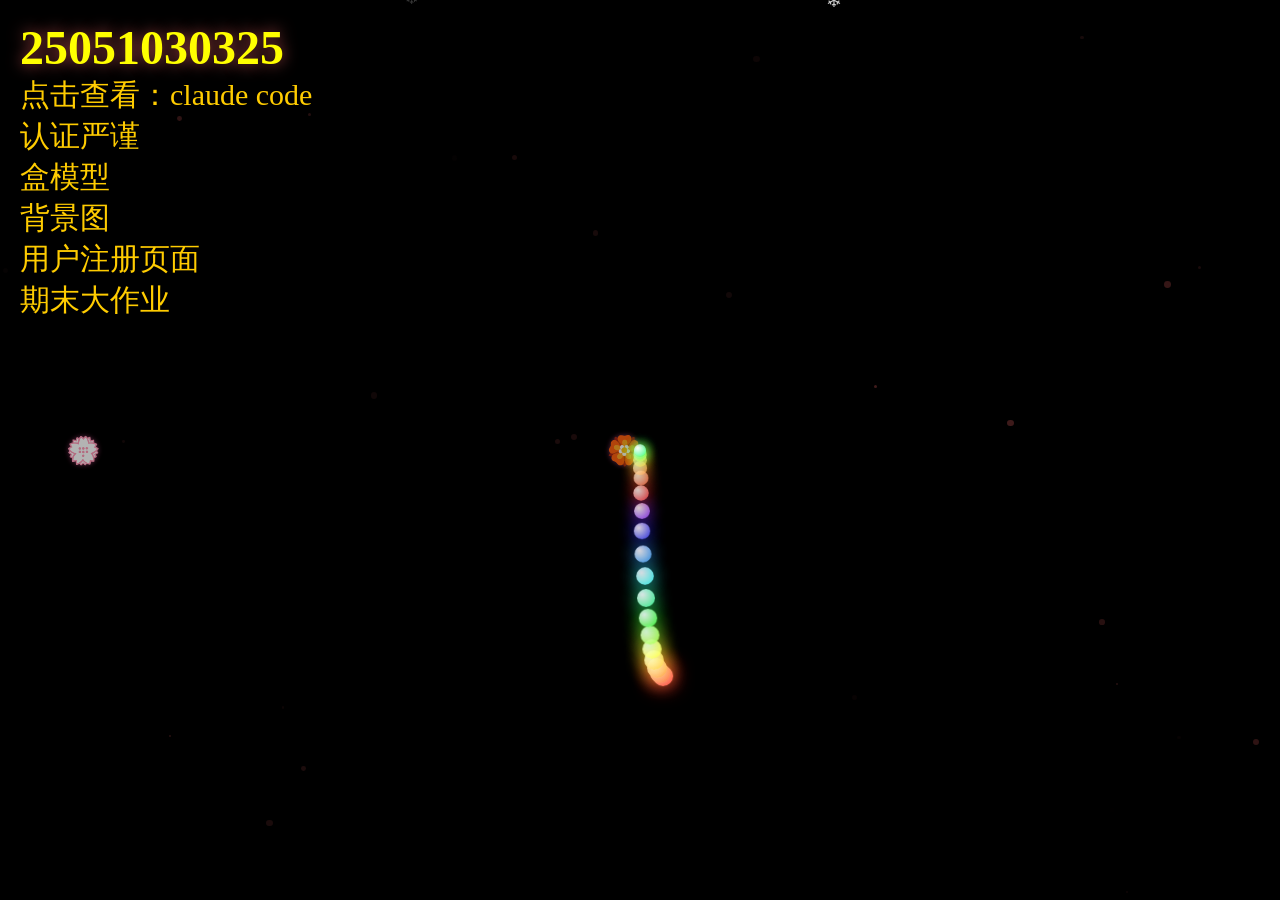
<file: index.html>
<!DOCTYPE html>
<html lang="en">
<head>
    <meta charset="UTF-8">
    <meta name="viewport" content="width=device-width, initial-scale=1.0">
    <title>Document</title>
    <link rel="stylesheet" href="背景.css">
        <script src="背景.js" defer></script>

</head>
<body>
    <div class="particles"></div>
    <div class="content">
        <h1>25051030325</h1>
        <a href="./1.html">点击查看：claude code</a><br>
        <a href="./3.html">认证严谨</a><br>
        <a href="./小盒子.html">盒模型</a><br>
        <a href="./实验.html">背景图</a><br>
        <a href="./表单.html">用户注册页面</a><br>
        <a href="./主页面.html">期末大作业</a>
    </div>
</body>
</html>
</file>
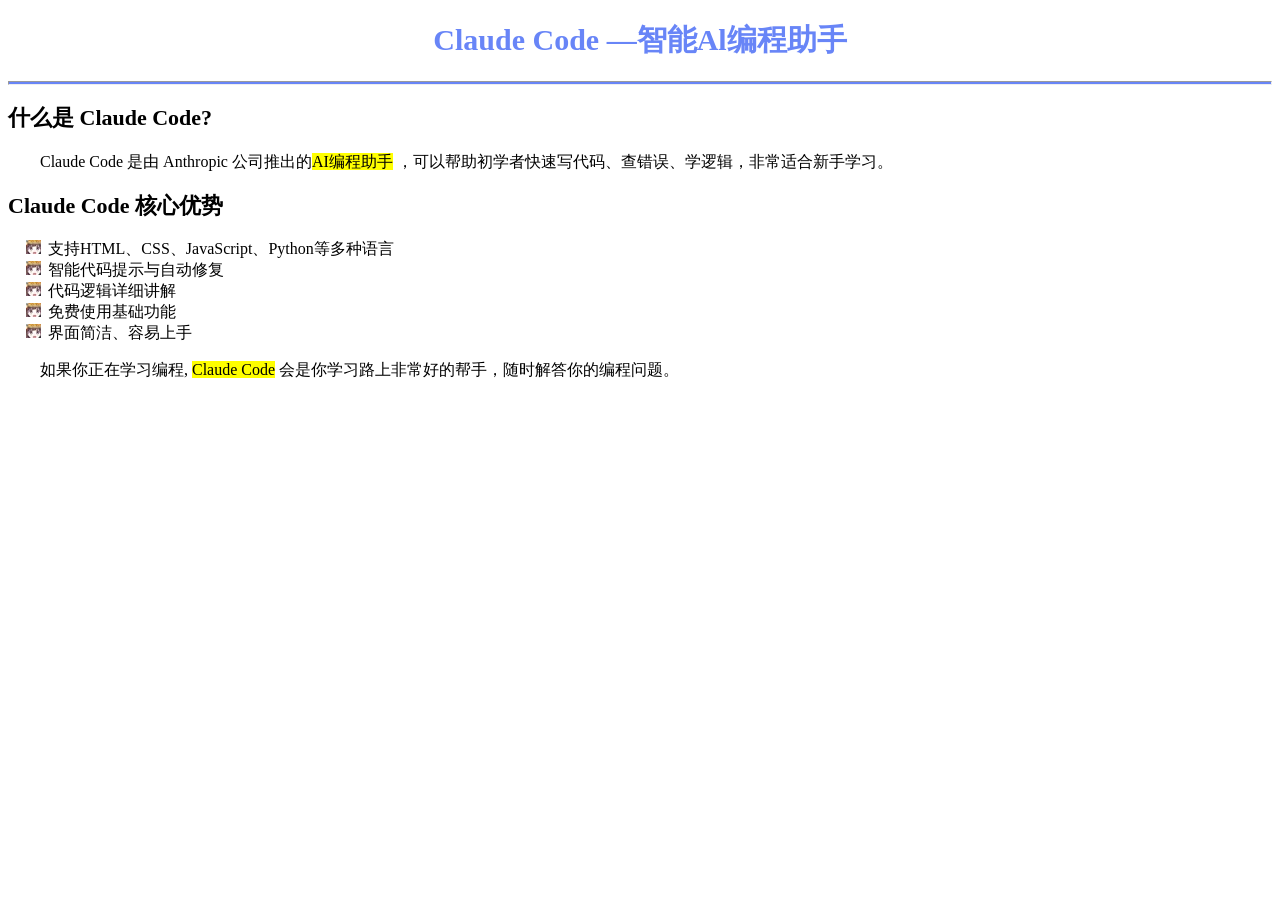
<file: 1.html>
<!DOCTYPE html>
<html lang="en">
<head>
    <meta charset="UTF-8">
    <meta name="viewport" content="width=device-width, initial-scale=1.0">
    <title>claude code</title>
    <style>
    b{
        line-height: 1.8;
    }
    #s1{
        color: rgb(104, 133, 247);
        font-size: 30px;
        text-align: center;
    }
    .yellow{
        background-color: yellow;
    }
    p{
        text-indent: 2em;
        font-size: 16px;
    }
    h2{
        font-size: 22px;
    }
    ul{
        font-size: 16px;
        list-style-image: url(./胡桃.jpg);
    }
</style>
</head>
<body>
    <h1 id="s1">Claude Code —智能Al编程助手</h1>
    <hr style="height: 2px;background-color: rgb(104, 133, 247);">
    <h2>什么是 Claude Code?</h2>
    <p class="content">Claude Code 是由 Anthropic 公司推出的<span class="yellow">AI编程助手</span> ，可以帮助初学者快速写代码、查错误、学逻辑，非常适合新手学习。</p>
    <h2>Claude Code 核心优势</h2>
    <ul >
        <li>支持HTML、CSS、JavaScript、Python等多种语言</li>
        <li>智能代码提示与自动修复</li>
        <li>代码逻辑详细讲解</li>
        <li>免费使用基础功能</li>
        <li>界面简洁、容易上手</li>
    </ul>
    <p class="content">如果你正在学习编程, <span class="yellow">Claude Code</span> 会是你学习路上非常好的帮手，随时解答你的编程问题。
        </p>
</body>
</html>
</file>
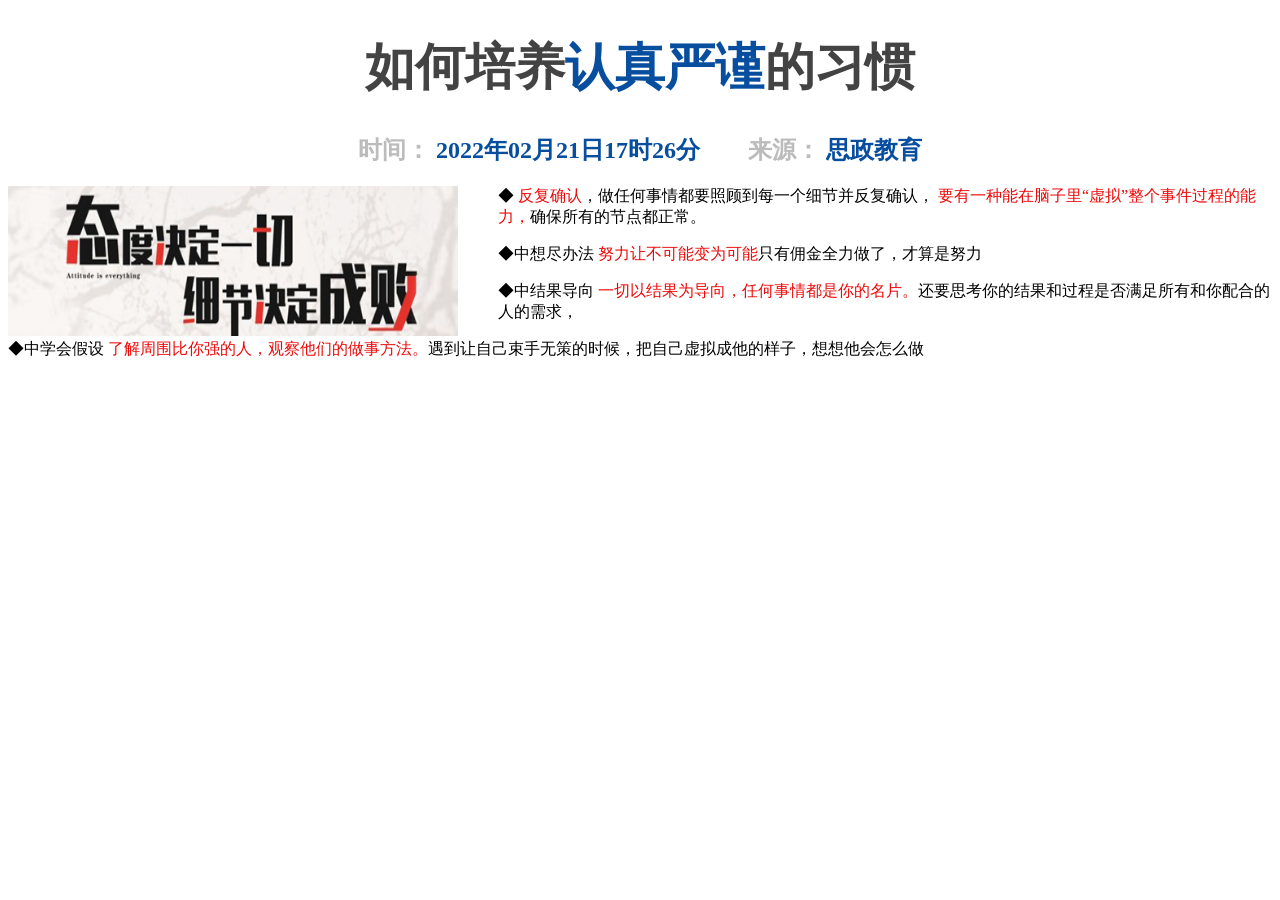
<file: 3.html>
<!doctype html>
<html lang="en">
  <head>
    <meta charset="UTF-8" />
    <meta name="viewport" content="width=device-width, initial-scale=1.0" />
    <title>Document</title>
    <style>
      img {
        width: 450px;
        height: 150px;
        float: left;
        margin-right: 40px;
      }
      h1 {
        font-size: 50px;
        font-family: 黑体;
        font-weight: 1000;
      }
      h1 > span,
      h2 > span {
        color: rgb(7, 78, 159);
      }
      p > span {
        color: rgb(237, 9, 9);
      }
      .s1 {
        color: rgb(67, 67, 67);
      }
      h2 > .s1 {
        color: rgba(123, 121, 123, 0.5);
        font-family: 楷体;
      }
    </style>
  </head>
  <body>
    <div>
      <h1 style="text-align: center">
        <span class="s1">如何培养</span><span>认真严谨</span
        ><span class="s1">的习惯</span>
      </h1>
      <h2 style="text-align: center">
        <span class="s1">时间：</span>
        <span>2022年02月21日17时26分</span
        >&nbsp;&nbsp;&nbsp;&nbsp;&nbsp;&nbsp;&nbsp;&nbsp;<span class="s1"
          >来源：</span
        >
        <span>思政教育</span>
      </h2>
      <img src="./3.jpeg" alt="" />
      <p>
        ◆ <span>反复确认</span>，做任何事情都要照顾到每一个细节并反复确认，
        <span>要有一种能在脑子里“虚拟”整个事件过程的能力，</span
        >确保所有的节点都正常。
      </p>
      <p>
        ◆中想尽办法
        <span>努力让不可能变为可能</span>只有佣金全力做了，才算是努力
      </p>
      <p>
        ◆中结果导向
        <span>一切以结果为导向，任何事情都是你的名片。</span
        >还要思考你的结果和过程是否满足所有和你配合的人的需求，
      </p>
      <p>
        ◆中学会假设
        <span>了解周围比你强的人，观察他们的做事方法。</span
        >遇到让自己束手无策的时候，把自己虚拟成他的样子，想想他会怎么做
      </p>
    </div>
  </body>
</html>
</file>
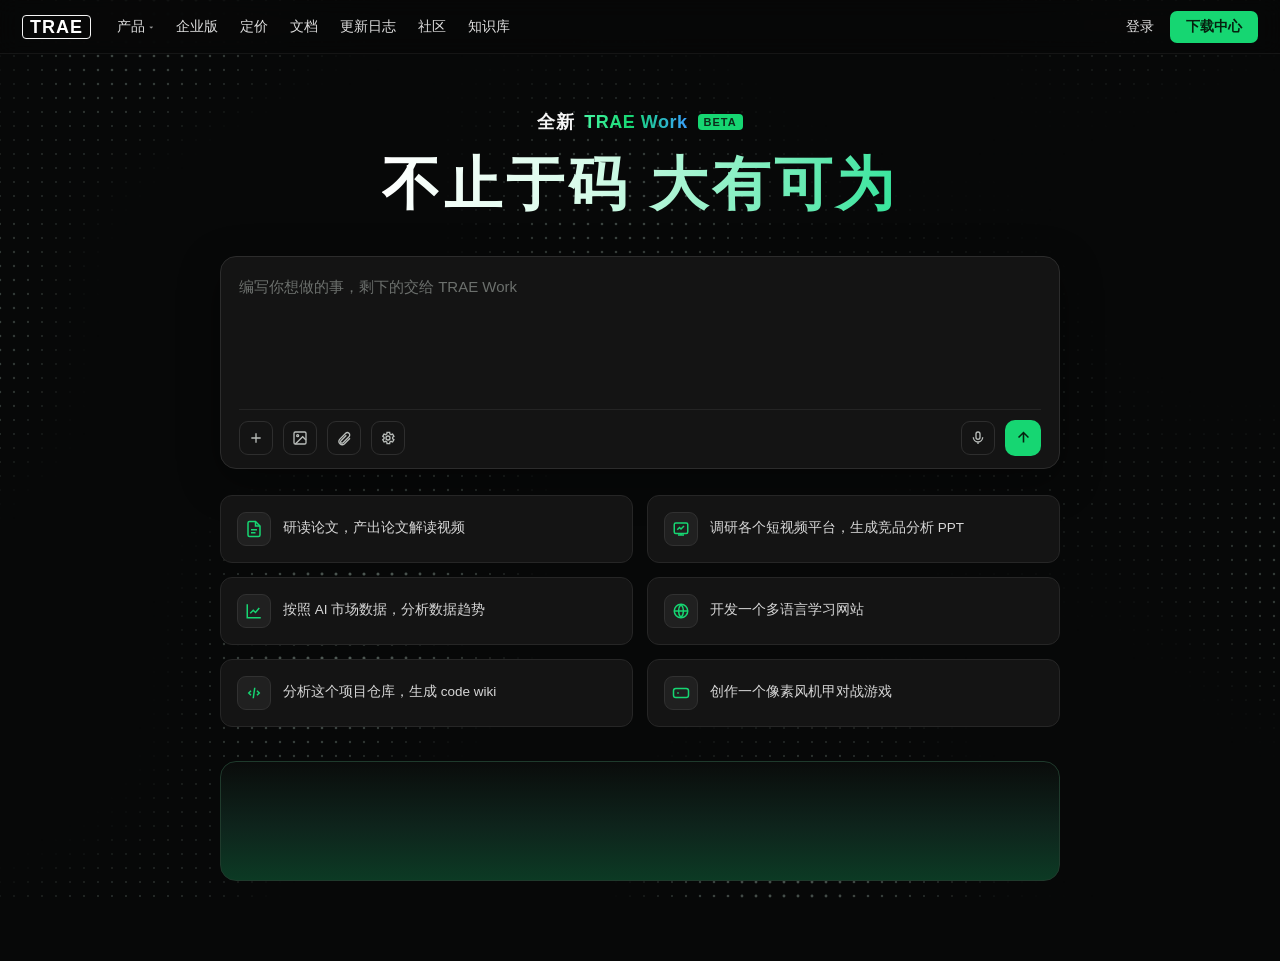
<file: work.html>
<!DOCTYPE html>
<html lang="zh-CN">

<head>
  <meta charset="UTF-8">
  <meta name="viewport" content="width=device-width, initial-scale=1.0">
  <title>TRAE Work · 不止于码 大有可为</title>
  <style>
    :root {
      --bg: #070808;
      --panel: #141414;
      --panel-line: #2a2a2a;
      --text: #f5f5f5;
      --muted: #8a8f8b;
      --green: #16d672;
    }

    * {
      box-sizing: border-box;
      margin: 0;
      padding: 0;
    }

    body {
      background: var(--bg);
      color: var(--text);
      font-family: "PingFang SC", "Microsoft YaHei", "Helvetica Neue", Arial, sans-serif;
      -webkit-font-smoothing: antialiased;
      padding-top: 54px;
      min-height: 100vh;
    }

    #bg {
      position: fixed;
      inset: 0;
      width: 100%;
      height: 100%;
      z-index: -1;
    }

    .nav {
      position: fixed;
      top: 0;
      left: 0;
      right: 0;
      z-index: 100;
      display: flex;
      align-items: center;
      justify-content: space-between;
      height: 54px;
      padding: 0 22px;
      background: rgba(7, 8, 8, .72);
      backdrop-filter: blur(10px);
      -webkit-backdrop-filter: blur(10px);
      border-bottom: 1px solid rgba(255, 255, 255, .06);
    }

    .nav-left {
      display: flex;
      align-items: center;
      gap: 26px;
    }

    .logo {
      font-weight: 800;
      font-size: 18px;
      letter-spacing: 1px;
      border: 1.5px solid var(--text);
      padding: 2px 7px;
      border-radius: 4px;
      line-height: 1;
    }

    .menu {
      display: flex;
      align-items: center;
      gap: 22px;
    }

    .menu a,
    .menu-item {
      color: var(--text);
      font-size: 13.5px;
      text-decoration: none;
      cursor: pointer;
      opacity: .9;
      white-space: nowrap;
    }

    .menu a:hover,
    .menu-item:hover {
      opacity: 1;
    }

    .menu-item {
      position: relative;
      display: flex;
      align-items: center;
      gap: 4px;
    }

    .caret {
      font-size: 9px;
      opacity: .7;
      transition: transform .2s;
    }

    .menu-item:hover .caret {
      transform: rotate(180deg);
    }

    .nav-right {
      display: flex;
      align-items: center;
      gap: 16px;
    }

    .login {
      color: var(--text);
      font-size: 13.5px;
      text-decoration: none;
      opacity: .9;
    }

    .btn-green {
      background: var(--green);
      color: #06210f;
      font-size: 13.5px;
      font-weight: 600;
      text-decoration: none;
      padding: 7px 16px;
      border-radius: 7px;
      display: inline-flex;
      align-items: center;
      gap: 6px;
      cursor: pointer;
      border: none;
      transition: filter .15s;
    }

    .btn-green:hover {
      filter: brightness(1.08);
    }

    .dropdown {
      position: absolute;
      top: 30px;
      left: -12px;
      width: 248px;
      background: var(--panel);
      border: 1px solid var(--panel-line);
      border-radius: 12px;
      padding: 8px;
      opacity: 0;
      visibility: hidden;
      transform: translateY(-6px);
      transition: .18s ease;
      box-shadow: 0 18px 40px rgba(0, 0, 0, .55);
    }

    .menu-item:hover .dropdown {
      opacity: 1;
      visibility: visible;
      transform: translateY(0);
    }

    .dd-item {
      display: flex;
      gap: 11px;
      padding: 9px 10px;
      border-radius: 8px;
      cursor: pointer;
    }

    .dd-item:hover {
      background: rgba(255, 255, 255, .05);
    }

    .dd-icon {
      flex: none;
      width: 30px;
      height: 30px;
      border-radius: 8px;
      background: #222;
      border: 1px solid #313131;
      display: flex;
      align-items: center;
      justify-content: center;
      color: #cfcfcf;
    }

    .dd-text {
      display: flex;
      flex-direction: column;
      gap: 3px;
    }

    .dd-title {
      display: flex;
      align-items: center;
      gap: 7px;
      font-size: 13.5px;
      font-weight: 600;
      color: var(--text);
    }

    .badge-new {
      font-size: 9px;
      font-weight: 700;
      color: var(--green);
      border: 1px solid rgba(22, 214, 114, .5);
      border-radius: 4px;
      padding: 1px 4px;
      letter-spacing: .5px;
    }

    .dd-sub {
      font-size: 11.5px;
      color: var(--muted);
    }

    .grad {
      background: linear-gradient(90deg, #46f5a3 0%, #16d672 45%, #3aa0ff 100%);
      -webkit-background-clip: text;
      background-clip: text;
      -webkit-text-fill-color: transparent;
      color: transparent;
    }

    .wrap {
      max-width: 880px;
      margin: 0 auto;
      padding: 56px 20px 80px;
      display: flex;
      flex-direction: column;
      align-items: center;
    }

    .eyebrow {
      display: inline-flex;
      align-items: center;
      gap: 10px;
      font-size: 18px;
      font-weight: 700;
      letter-spacing: .5px;
      margin-bottom: 18px;
    }

    .eyebrow .cn {
      color: var(--text);
    }

    .beta {
      font-size: 11px;
      font-weight: 700;
      letter-spacing: 1px;
      color: #0c2b1a;
      background: var(--green);
      border-radius: 4px;
      padding: 2px 6px;
    }

    .headline {
      font-size: 58px;
      font-weight: 800;
      letter-spacing: 4px;
      line-height: 1.1;
      text-align: center;
      margin-bottom: 40px;
      background: linear-gradient(100deg, #ffffff 0%, #d7fbe9 40%, #34e39a 100%);
      -webkit-background-clip: text;
      background-clip: text;
      -webkit-text-fill-color: transparent;
      color: transparent;
    }

    .composer {
      width: 100%;
      background: var(--panel);
      border: 1px solid #2c2c2c;
      border-radius: 16px;
      padding: 18px 18px 12px;
      box-shadow: 0 12px 40px rgba(0, 0, 0, .4);
    }

    .composer textarea {
      width: 100%;
      min-height: 120px;
      resize: none;
      background: transparent;
      border: none;
      outline: none;
      color: var(--text);
      font-size: 15px;
      line-height: 1.6;
      font-family: inherit;
    }

    .composer textarea::placeholder {
      color: #6c706d;
    }

    .toolbar {
      display: flex;
      align-items: center;
      justify-content: space-between;
      margin-top: 10px;
      padding-top: 10px;
      border-top: 1px solid #242424;
    }

    .tool-left,
    .tool-right {
      display: flex;
      align-items: center;
      gap: 10px;
    }

    .icon-btn {
      width: 34px;
      height: 34px;
      border-radius: 9px;
      display: flex;
      align-items: center;
      justify-content: center;
      background: transparent;
      border: 1px solid #2e2e2e;
      color: #b9bdba;
      cursor: pointer;
      transition: .15s;
    }

    .icon-btn:hover {
      background: #1e1e1e;
      color: var(--text);
    }

    .send-btn {
      width: 36px;
      height: 36px;
      border-radius: 10px;
      border: none;
      cursor: pointer;
      background: var(--green);
      color: #06210f;
      display: flex;
      align-items: center;
      justify-content: center;
      transition: filter .15s;
    }

    .send-btn:hover {
      filter: brightness(1.08);
    }

    .cards {
      width: 100%;
      margin-top: 26px;
      display: flex;
      flex-wrap: wrap;
      gap: 14px;
    }

    .card {
      flex: 1 1 calc(50% - 7px);
      min-width: 260px;
      display: flex;
      align-items: center;
      gap: 12px;
      background: var(--panel);
      border: 1px solid #262626;
      border-radius: 12px;
      padding: 16px 16px;
      cursor: pointer;
      color: var(--text);
      transition: .18s;
    }

    .card:hover {
      background: #1b1b1b;
      border-color: #3a3a3a;
      transform: translateY(-2px);
    }

    .card-ic {
      flex: none;
      width: 34px;
      height: 34px;
      border-radius: 9px;
      background: #202020;
      border: 1px solid #313131;
      display: flex;
      align-items: center;
      justify-content: center;
      color: var(--green);
    }

    .card-txt {
      font-size: 13.5px;
      color: #d6d6d6;
      line-height: 1.4;
    }

    .banner {
      width: 100%;
      margin-top: 34px;
      min-height: 120px;
      border-radius: 16px;
      border: 1px solid #1f3a2c;
      background: linear-gradient(to top, #0c3a24 0%, #0e241c 45%, #0a0c0b 100%);
      display: flex;
      align-items: center;
      justify-content: space-between;
      padding: 26px 30px;
      gap: 20px;
    }

    .banner-txt h3 {
      font-size: 20px;
      font-weight: 700;
      margin-bottom: 6px;
    }

    .banner-txt p {
      font-size: 13px;
      color: #9fc7b3;
    }

    @media (max-width:760px) {
      .menu {
        display: none;
      }

      .headline {
        font-size: 34px;
        letter-spacing: 2px;
      }

      .card {
        flex: 1 1 100%;
      }

      .banner {
        flex-direction: column;
        align-items: flex-start;
      }
    }
  </style>
</head>

<body>
  <canvas id="bg"></canvas>
  <header class="nav">
    <div class="nav-left">
      <div class="logo"><a href="./主页面.html" style="color: white; text-decoration: none;">TRAE</a></div>
      <nav class="menu">
        <div class="menu-item">产品 <span class="caret">▾</span>
          <div class="dropdown">
            <div class="dd-item">
              <div class="dd-icon"><svg viewBox="0 0 24 24" width="16" height="16" fill="none" stroke="currentColor"
                  stroke-width="2">
                  <rect x="3" y="4" width="18" height="14" rx="2" />
                  <path d="M8 20h8" />
                </svg></div>
              <div class="dd-text">
                <div class="dd-title">TRAE Work <span class="badge-new">NEW</span></div>
                <div class="dd-sub">AI 工作助手</div>
              </div>
            </div>
            <div class="dd-item">
              <div class="dd-icon"><svg viewBox="0 0 24 24" width="16" height="16" fill="none" stroke="currentColor"
                  stroke-width="2">
                  <path d="M8 9l-4 3 4 3M16 9l4 3-4 3M13 6l-2 12" />
                </svg></div>
              <div class="dd-text">
                <div class="dd-title">TRAE IDE</div>
                <div class="dd-sub">AI 原生 IDE</div>
              </div>
            </div>
            <div class="dd-item">
              <div class="dd-icon"><svg viewBox="0 0 24 24" width="16" height="16" fill="none" stroke="currentColor"
                  stroke-width="2">
                  <path d="M11 4H6a2 2 0 00-2 2v5m0 4v3a2 2 0 002 2h12a2 2 0 002-2v-7" />
                  <rect x="13" y="2" width="8" height="8" rx="1.5" />
                </svg></div>
              <div class="dd-text">
                <div class="dd-title">TRAE 插件</div>
                <div class="dd-sub">AI 编程助手</div>
              </div>
            </div>
          </div>
        </div>
        <a href="#">企业版</a>
        <a href="./定价.html">定价</a>
        <a href="#">文档</a>
        <a href="./更新日志.html">更新日志</a>
        <a href="#">社区</a>
        <a href="#">知识库</a>
      </nav>
    </div>
    <div class="nav-right">
      <a href="#" class="login">登录</a>
      <a href="#" class="btn-green">下载中心</a>
    </div>
  </header>

  <main class="wrap">
    <div class="eyebrow">
      <span class="cn">全新</span>
      <span class="grad">TRAE Work</span>
      <span class="beta">BETA</span>
    </div>
    <h1 class="headline">不止于码 大有可为</h1>
    <section class="composer">
      <textarea placeholder="编写你想做的事，剩下的交给 TRAE Work"></textarea>
      <div class="toolbar">
        <div class="tool-left">
          <button class="icon-btn" title="新建"><svg width="16" height="16" viewBox="0 0 24 24" fill="none"
              stroke="currentColor" stroke-width="2">
              <path d="M12 5v14M5 12h14" />
            </svg></button>
          <button class="icon-btn" title="上传图片"><svg width="16" height="16" viewBox="0 0 24 24" fill="none"
              stroke="currentColor" stroke-width="2">
              <rect x="3" y="3" width="18" height="18" rx="2" />
              <circle cx="8.5" cy="8.5" r="1.5" />
              <path d="M21 15l-5-5L5 21" />
            </svg></button>
          <button class="icon-btn" title="附件"><svg width="16" height="16" viewBox="0 0 24 24" fill="none"
              stroke="currentColor" stroke-width="2">
              <path d="M21 12.5l-8.5 8.5a5 5 0 01-7-7l9-9a3.5 3.5 0 015 5l-9 9a2 2 0 01-3-3l8-8" />
            </svg></button>
          <button class="icon-btn" title="设置"><svg width="16" height="16" viewBox="0 0 24 24" fill="none"
              stroke="currentColor" stroke-width="2">
              <circle cx="12" cy="12" r="3" />
              <path
                d="M19 12a7 7 0 00-.1-1l2-1.5-2-3.5-2.4 1a7 7 0 00-1.7-1l-.3-2.5h-4l-.3 2.5a7 7 0 00-1.7 1l-2.4-1-2 3.5 2 1.5a7 7 0 000 2l-2 1.5 2 3.5 2.4-1a7 7 0 001.7 1l.3 2.5h4l.3-2.5a7 7 0 001.7-1l2.4 1 2-3.5-2-1.5a7 7 0 00.1-1z" />
            </svg></button>
        </div>
        <div class="tool-right">
          <button class="icon-btn" title="语音输入"><svg width="16" height="16" viewBox="0 0 24 24" fill="none"
              stroke="currentColor" stroke-width="2">
              <rect x="9" y="3" width="6" height="11" rx="3" />
              <path d="M5 11a7 7 0 0014 0M12 18v3" />
            </svg></button>
          <button class="send-btn" title="发送"><svg width="17" height="17" viewBox="0 0 24 24" fill="none"
              stroke="currentColor" stroke-width="2.2">
              <path d="M12 19V5M5 12l7-7 7 7" />
            </svg></button>
        </div>
      </div>
    </section>
    <section class="cards">
      <div class="card">
        <div class="card-ic"><svg width="18" height="18" viewBox="0 0 24 24" fill="none" stroke="currentColor"
            stroke-width="2">
            <path d="M14 2H6a2 2 0 00-2 2v16a2 2 0 002 2h12a2 2 0 002-2V8z" />
            <path d="M14 2v6h6M8 13h8M8 17h6" />
          </svg></div>
        <div class="card-txt">研读论文，产出论文解读视频</div>
      </div>
      <div class="card">
        <div class="card-ic"><svg width="18" height="18" viewBox="0 0 24 24" fill="none" stroke="currentColor"
            stroke-width="2">
            <rect x="3" y="4" width="18" height="14" rx="2" />
            <path d="M8 20h8M12 18v2M7 13l3-3 2 2 4-4" />
          </svg></div>
        <div class="card-txt">调研各个短视频平台，生成竞品分析 PPT</div>
      </div>
      <div class="card">
        <div class="card-ic"><svg width="18" height="18" viewBox="0 0 24 24" fill="none" stroke="currentColor"
            stroke-width="2">
            <path d="M3 3v18h18" />
            <path d="M7 15l4-4 3 3 5-6" />
          </svg></div>
        <div class="card-txt">按照 AI 市场数据，分析数据趋势</div>
      </div>
      <div class="card">
        <div class="card-ic"><svg width="18" height="18" viewBox="0 0 24 24" fill="none" stroke="currentColor"
            stroke-width="2">
            <circle cx="12" cy="12" r="9" />
            <path d="M3 12h18M12 3a14 14 0 010 18M12 3a14 14 0 000 18" />
          </svg></div>
        <div class="card-txt">开发一个多语言学习网站</div>
      </div>
      <div class="card">
        <div class="card-ic"><svg width="18" height="18" viewBox="0 0 24 24" fill="none" stroke="currentColor"
            stroke-width="2">
            <path d="M8 9l-3 3 3 3M16 9l3 3-3 3M13 5l-2 14" />
          </svg></div>
        <div class="card-txt">分析这个项目仓库，生成 code wiki</div>
      </div>
      <div class="card">
        <div class="card-ic"><svg width="18" height="18" viewBox="0 0 24 24" fill="none" stroke="currentColor"
            stroke-width="2">
            <rect x="2" y="6" width="20" height="12" rx="3" />
            <path d="M7 12h2M8 11v2M15 11h.01M18 13h.01" />
          </svg></div>
        <div class="card-txt">创作一个像素风机甲对战游戏</div>
      </div>
    </section>
    <section class="banner">
      <div class="banner-txt">

      </div>

    </section>

  </main>

  <script>
    const canvas = document.getElementById('bg');
    const ctx = canvas.getContext('2d');
    let w, h, dpr;
    function resize() {
      dpr = Math.min(window.devicePixelRatio || 1, 2);
      w = canvas.clientWidth; h = canvas.clientHeight;
      canvas.width = w * dpr; canvas.height = h * dpr;
      ctx.setTransform(dpr, 0, 0, dpr, 0, 0);
    }
    function draw() {
      ctx.clearRect(0, 0, w, h);
      const gap = 14;
      for (let y = 0; y < h; y += gap) {
        for (let x = 0; x < w; x += gap) {
          const v = Math.sin(x * 0.012 + y * 0.006)
            + Math.sin(x * 0.006 - y * 0.011)
            + Math.sin((x + y) * 0.008);
          const m = (v + 3) / 6;
          if (m < 0.42) continue;
          const r = m * 1.6;
          const a = (m - 0.42) * 0.9;
          ctx.fillStyle = `rgba(150,170,160,${a.toFixed(3)})`;
          ctx.beginPath();
          ctx.arc(x, y, r, 0, Math.PI * 2);
          ctx.fill();
        }
      }
    }
    function init() { resize(); draw(); }
    window.addEventListener('resize', () => { resize(); draw(); });
    init();
  </script>
</body>

</html>
</file>
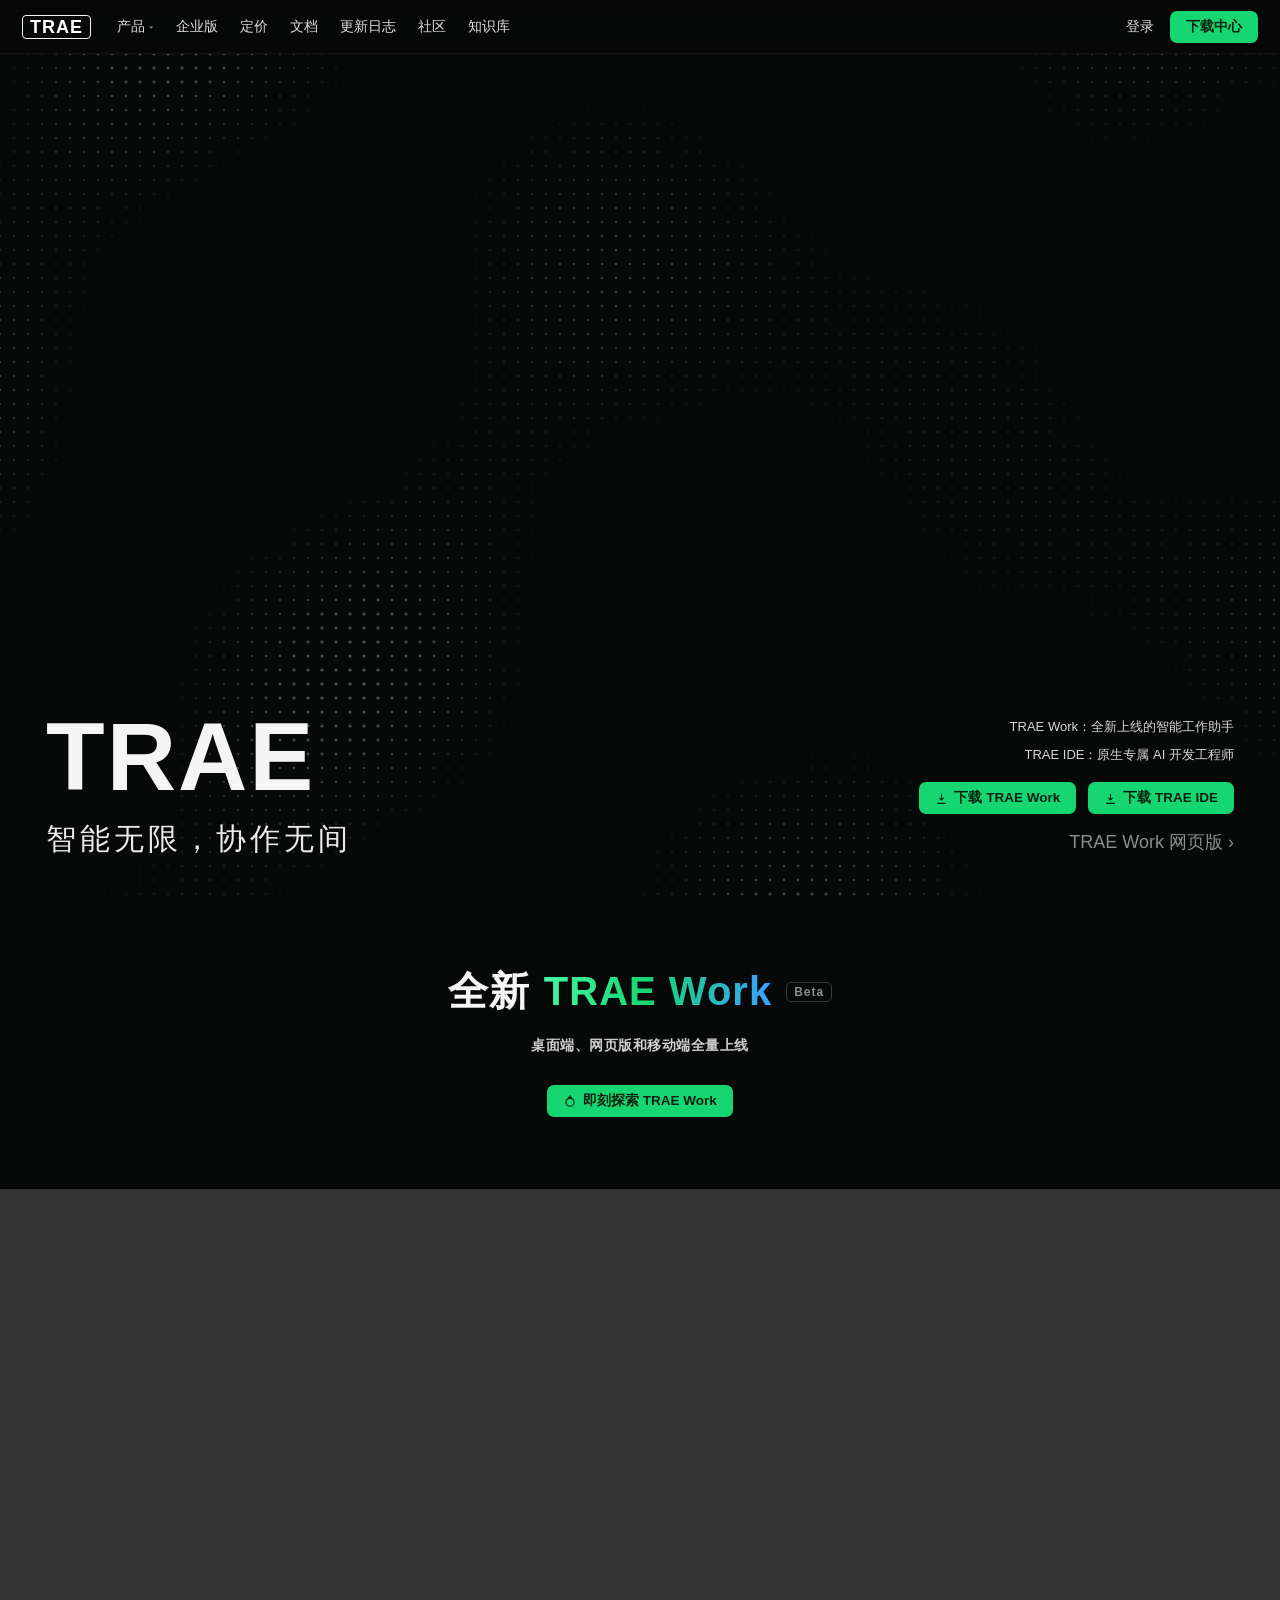
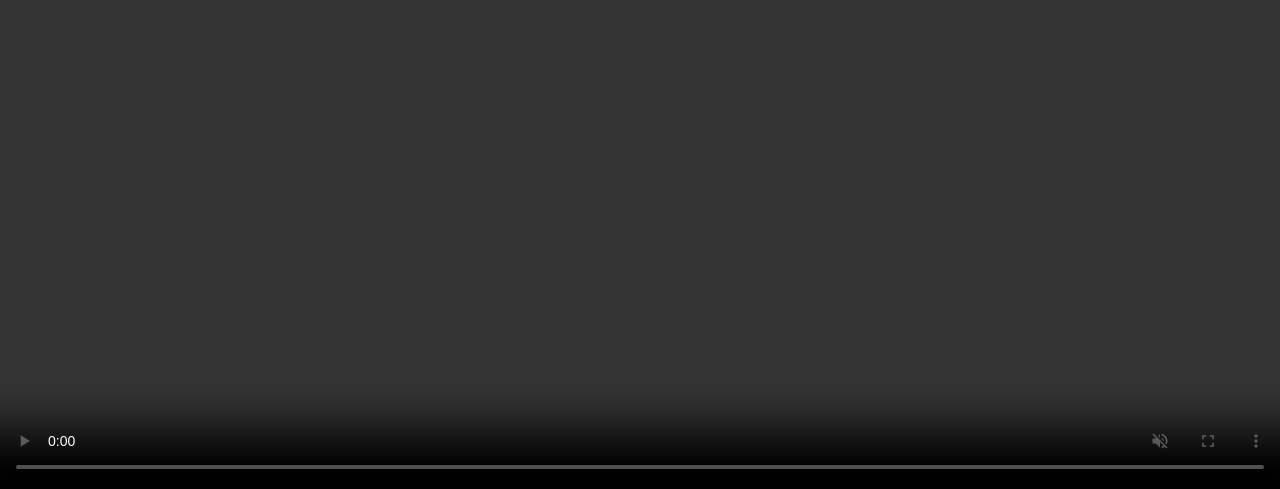
<file: 主页面.html>
<!DOCTYPE html>
<html lang="zh-CN">

<head>
  <meta charset="UTF-8">
  <meta name="viewport" content="width=device-width, initial-scale=1.0">
  <title>TRAE</title>
  <style>
    :root {
      --bg: #070808;
      --panel: #161616;
      --panel-line: #2a2a2a;
      --text: #f5f5f5;
      --muted: #8a8f8b;
      --green: #16d672;
      --green-dark: #0d3a23;
    }

    * {
      box-sizing: border-box;
      margin: 0;
      padding: 0;
    }

    body {
      background: var(--bg);
      color: var(--text);
      font-family: "PingFang SC", "Microsoft YaHei", "Helvetica Neue", Arial, sans-serif;
      -webkit-font-smoothing: antialiased;
    }

    .nav {
      position: fixed;
      top: 0;
      left: 0;
      right: 0;
      z-index: 100;
      display: flex;
      align-items: center;
      justify-content: space-between;
      height: 54px;
      padding: 0 22px;
      background: rgba(7, 8, 8, .72);
      backdrop-filter: blur(10px);
      -webkit-backdrop-filter: blur(10px);
      border-bottom: 1px solid rgba(255, 255, 255, .06);
    }

    body {
      padding-top: 54px;
    }

    .nav-left {
      display: flex;
      align-items: center;
      gap: 26px;
    }

    .logo {
      font-weight: 800;
      font-size: 18px;
      letter-spacing: 1px;
      border: 1.5px solid var(--text);
      padding: 2px 7px;
      border-radius: 4px;
      line-height: 1;
    }

    .menu {
      display: flex;
      align-items: center;
      gap: 22px;
    }

    .menu a,
    .menu-item {
      color: var(--text);
      font-size: 13.5px;
      text-decoration: none;
      cursor: pointer;
      opacity: .9;
      white-space: nowrap;
    }

    .menu a:hover,
    .menu-item:hover {
      opacity: 1;
    }

    .menu-item {
      position: relative;
      display: flex;
      align-items: center;
      gap: 4px;
    }

    .caret {
      font-size: 9px;
      opacity: .7;
      transition: transform .2s;
    }

    .menu-item:hover .caret {
      transform: rotate(180deg);
    }

    .nav-right {
      display: flex;
      align-items: center;
      gap: 16px;
    }

    .login {
      color: var(--text);
      font-size: 13.5px;
      text-decoration: none;
      opacity: .9;
    }

    .login:hover {
      opacity: 1;
    }

    .btn-green {
      background: var(--green);
      color: #06210f;
      font-size: 13.5px;
      font-weight: 600;
      text-decoration: none;
      padding: 7px 16px;
      border-radius: 7px;
      display: inline-flex;
      align-items: center;
      gap: 6px;
      transition: filter .15s;
    }

    .btn-green:hover {
      filter: brightness(1.08);
    }

    .dropdown {
      position: absolute;
      top: 30px;
      left: -12px;
      width: 248px;
      background: var(--panel);
      border: 1px solid var(--panel-line);
      border-radius: 12px;
      padding: 8px;
      opacity: 0;
      visibility: hidden;
      transform: translateY(-6px);
      transition: .18s ease;
      box-shadow: 0 18px 40px rgba(0, 0, 0, .55);
    }

    .menu-item:hover .dropdown {
      opacity: 1;
      visibility: visible;
      transform: translateY(0);
    }

    .dd-item {
      display: flex;
      gap: 11px;
      padding: 9px 10px;
      border-radius: 8px;
      cursor: pointer;
    }

    .dd-item:hover {
      background: rgba(255, 255, 255, .05);
    }

    .dd-icon {
      flex: none;
      width: 30px;
      height: 30px;
      border-radius: 8px;
      background: #222;
      border: 1px solid #313131;
      display: flex;
      align-items: center;
      justify-content: center;
      color: #cfcfcf;
    }

    .dd-text {
      display: flex;
      flex-direction: column;
      gap: 3px;
    }

    .dd-title {
      display: flex;
      align-items: center;
      gap: 7px;
      font-size: 13.5px;
      font-weight: 600;
      color: var(--text);
    }

    .badge-new {
      font-size: 9px;
      font-weight: 700;
      color: var(--green);
      border: 1px solid rgba(22, 214, 114, .5);
      border-radius: 4px;
      padding: 1px 4px;
      letter-spacing: .5px;
    }

    .plat-icons {
      display: flex;
      gap: 4px;
      color: var(--muted);
    }

    .plat-icons svg {
      width: 11px;
      height: 11px;
    }

    .dd-sub {
      font-size: 11.5px;
      color: var(--muted);
    }

    .hero {
      position: relative;
      min-height: calc(100vh - 54px);
      overflow: hidden;
    }

    #bg {
      position: absolute;
      inset: 0;
      width: 100%;
      height: 100%;
    }

    .hero-inner {
      position: absolute;
      left: 46px;
      right: 46px;
      bottom: 40px;
      display: flex;
      align-items: flex-end;
      justify-content: space-between;
      gap: 40px;
    }

    .hero-left h1 {
      font-size: 96px;
      font-weight: 800;
      letter-spacing: 2px;
      line-height: 1;
    }

    .tagline {
      margin-top: 14px;
      font-size: 30px;
      font-weight: 500;
      letter-spacing: 4px;
      color: #eaeaea;
    }

    .hero-right {
      display: flex;
      flex-direction: column;
      align-items: flex-end;
      gap: 10px;
      text-align: right;
      padding-bottom: 6px;
    }

    .hero-right .line {
      font-size: 13px;
      color: #d6d6d6;
    }

    .dl-buttons {
      display: flex;
      gap: 12px;
      margin-top: 8px;
    }

    .webver {
      margin-top: 6px;
      font-size: 18px;
      color: var(--muted);
      text-decoration: none;
    }

    .webver:hover {
      color: var(--text);
    }

    .promo {
      background: var(--bg);
      text-align: center;
      padding: 64px 20px 72px;
    }

    .promo-title {
      font-size: 40px;
      font-weight: 800;
      letter-spacing: 1px;
      display: inline-flex;
      align-items: center;
      gap: 14px;
      flex-wrap: wrap;
      justify-content: center;
    }

    .promo-title .cn {
      color: var(--text);
    }

    .grad {
      background: linear-gradient(90deg, #46f5a3 0%, #16d672 45%, #3aa0ff 100%);
      -webkit-background-clip: text;
      background-clip: text;
      -webkit-text-fill-color: transparent;
      color: transparent;
    }

    .beta {
      font-size: 12px;
      font-weight: 700;
      letter-spacing: 1px;
      color: var(--muted);
      border: 1px solid #3a3a3a;
      border-radius: 5px;
      padding: 2px 7px;
    }

    .promo-sub {
      margin-top: 18px;
      font-size: 14px;
      font-weight: 600;
      color: #cfcfcf;
      letter-spacing: .5px;
    }

    .promo-btn {
      margin-top: 30px;
    }

    .video-wrap {
      width: 100vw;
      height: 100vh;
      padding: 0;
      display: flex;
      justify-content: center;
      align-items: center;
      overflow: hidden;
      background: #000;
    }

    .video-wrap video {
      width: 100%;
      height: 100%;
      object-fit: cover;
    }

    @media (max-width:760px) {
      .promo-title {
        font-size: 28px;
      }

      .menu {
        display: none;
      }

      .hero-inner {
        flex-direction: column;
        align-items: flex-start;
        gap: 28px;
      }

      .hero-left h1 {
        font-size: 60px;
      }

      .tagline {
        font-size: 20px;
        letter-spacing: 2px;
      }

      .hero-right {
        align-items: flex-start;
        text-align: left;
      }

      .dl-buttons {
        flex-wrap: wrap;
      }
    }
  </style>
</head>

<body>

  <header class="nav">
    <div class="nav-left">
      <div class="logo"><a href="./主页面.html" style="color: white; text-decoration: none;">TRAE</a></div>
      <nav class="menu">
        <div class="menu-item">产品 <span class="caret">▾</span>
          <div class="dropdown">
            <div class="dd-item">
              <div class="dd-icon">
                <svg viewBox="0 0 24 24" width="16" height="16" fill="none" stroke="currentColor" stroke-width="2">
                  <rect x="3" y="4" width="18" height="14" rx="2" />
                  <path d="M8 20h8" />
                </svg>
              </div>
              <div class="dd-text">
                <div class="dd-title">TRAE Work
                  <span class="badge-new">NEW</span>
                  <span class="plat-icons">
                    <svg viewBox="0 0 24 24" fill="currentColor">
                      <path d="M3 5l8-1v8H3V5zm0 9h8v8l-8-1v-7zm9-10l9-1v9h-9V4zm0 10h9v9l-9-1v-8z" />
                    </svg>
                    <svg viewBox="0 0 24 24" fill="currentColor">
                      <path
                        d="M16 3a4 4 0 00-3 4 4 4 0 003-1 4 4 0 000-3zm2 6c-1 0-2 1-3 1s-2-1-3-1c-2 0-4 2-4 5 0 4 3 8 5 8 1 0 1-1 2-1s1 1 2 1c2 0 4-4 4-7-1-1-3-2-3-4 0-1 1-2 2-2-1-1-2-1-3-1z" />
                    </svg>
                  </span>
                </div>
                <div class="dd-sub">AI 工作助手</div>
              </div>
            </div>

            <div class="dd-item">
              <div class="dd-icon">
                <svg viewBox="0 0 24 24" width="16" height="16" fill="none" stroke="currentColor" stroke-width="2">
                  <path d="M8 9l-4 3 4 3M16 9l4 3-4 3M13 6l-2 12" />
                </svg>
              </div>
              <div class="dd-text">
                <div class="dd-title">TRAE IDE</div>
                <div class="dd-sub">AI 原生 IDE</div>
              </div>
            </div>

            <div class="dd-item">
              <div class="dd-icon">
                <svg viewBox="0 0 24 24" width="16" height="16" fill="none" stroke="currentColor" stroke-width="2">
                  <path d="M11 4H6a2 2 0 00-2 2v5m0 4v3a2 2 0 002 2h12a2 2 0 002-2v-7" />
                  <rect x="13" y="2" width="8" height="8" rx="1.5" />
                </svg>
              </div>
              <div class="dd-text">
                <div class="dd-title">TRAE 插件</div>
                <div class="dd-sub">AI 编程助手</div>
              </div>
            </div>
          </div>
        </div>

        <a href="#">企业版</a>
        <a href="./定价.html">定价</a>
        <a href="#">文档</a>
        <a href="./更新日志.html">更新日志</a>
        <a href="#">社区</a>
        <a href="#">知识库</a>
      </nav>
    </div>

    <div class="nav-right">
      <a href="#" class="login">登录</a>
      <a href="#" class="btn-green">下载中心</a>
    </div>
  </header>

  <main class="hero">
    <canvas id="bg"></canvas>
    <div class="hero-inner">
      <div class="hero-left">
        <h1>TRAE</h1>
        <div class="tagline">智能无限，协作无间</div>
      </div>
      <div class="hero-right">
        <div class="line">TRAE Work：全新上线的智能工作助手</div>
        <div class="line">TRAE IDE：原生专属 AI 开发工程师</div>
        <div class="dl-buttons">
          <a href="#" class="btn-green">
            <svg width="13" height="13" viewBox="0 0 24 24" fill="none" stroke="currentColor" stroke-width="2">
              <path d="M12 3v12m0 0l-4-4m4 4l4-4M4 21h16" />
            </svg>
            下载 TRAE Work
          </a>
          <a href="#" class="btn-green">
            <svg width="13" height="13" viewBox="0 0 24 24" fill="none" stroke="currentColor" stroke-width="2">
              <path d="M12 3v12m0 0l-4-4m4 4l4-4M4 21h16" />
            </svg>
            下载 TRAE IDE
          </a>
        </div>
        <a href="work.html" class="webver">TRAE Work 网页版 ›</a>
      </div>
    </div>
  </main>

  <section class="promo">
    <div class="promo-title">
      <span class="cn">全新</span>
      <span class="grad">TRAE Work</span>
      <span class="beta">Beta</span>
    </div>
    <div class="promo-sub">桌面端、网页版和移动端全量上线</div>
    <div class="promo-btn">
      <a href="#" class="btn-green">
        <svg width="14" height="14" viewBox="0 0 24 24" fill="none" stroke="currentColor" stroke-width="2">
          <path d="M12 2v6m0 0l-3-3m3 3l3-3" />
          <circle cx="12" cy="14" r="7" />
        </svg>
        即刻探索 TRAE Work
      </a>
    </div>
  </section>

  <section class="video-wrap">
    <video controls autoplay muted loop playsinline poster="">
      <source src="./视频.mp4" type="video/mp4">
      您的浏览器不支持视频播放。
    </video>
  </section>

  <script>
    const canvas = document.getElementById('bg');
    const ctx = canvas.getContext('2d');
    let w, h, dpr;

    function resize() {
      dpr = Math.min(window.devicePixelRatio || 1, 2);
      w = canvas.clientWidth; h = canvas.clientHeight;
      canvas.width = w * dpr; canvas.height = h * dpr;
      ctx.setTransform(dpr, 0, 0, dpr, 0, 0);
    }
    function draw() {
      ctx.clearRect(0, 0, w, h);
      const gap = 14;
      for (let y = 0; y < h; y += gap) {
        for (let x = 0; x < w; x += gap) {
          const v = Math.sin(x * 0.012 + y * 0.006)
            + Math.sin(x * 0.006 - y * 0.011)
            + Math.sin((x + y) * 0.008);
          const m = (v + 3) / 6;
          if (m < 0.42) continue;
          const r = m * 1.6;
          const a = (m - 0.42) * 0.9;
          ctx.fillStyle = `rgba(150,170,160,${a.toFixed(3)})`;
          ctx.beginPath();
          ctx.arc(x, y, r, 0, Math.PI * 2);
          ctx.fill();
        }
      }
    }
    function init() { resize(); draw(); }
    window.addEventListener('resize', () => { resize(); draw(); });
    init();
  </script>
</body>

</html>
</file>
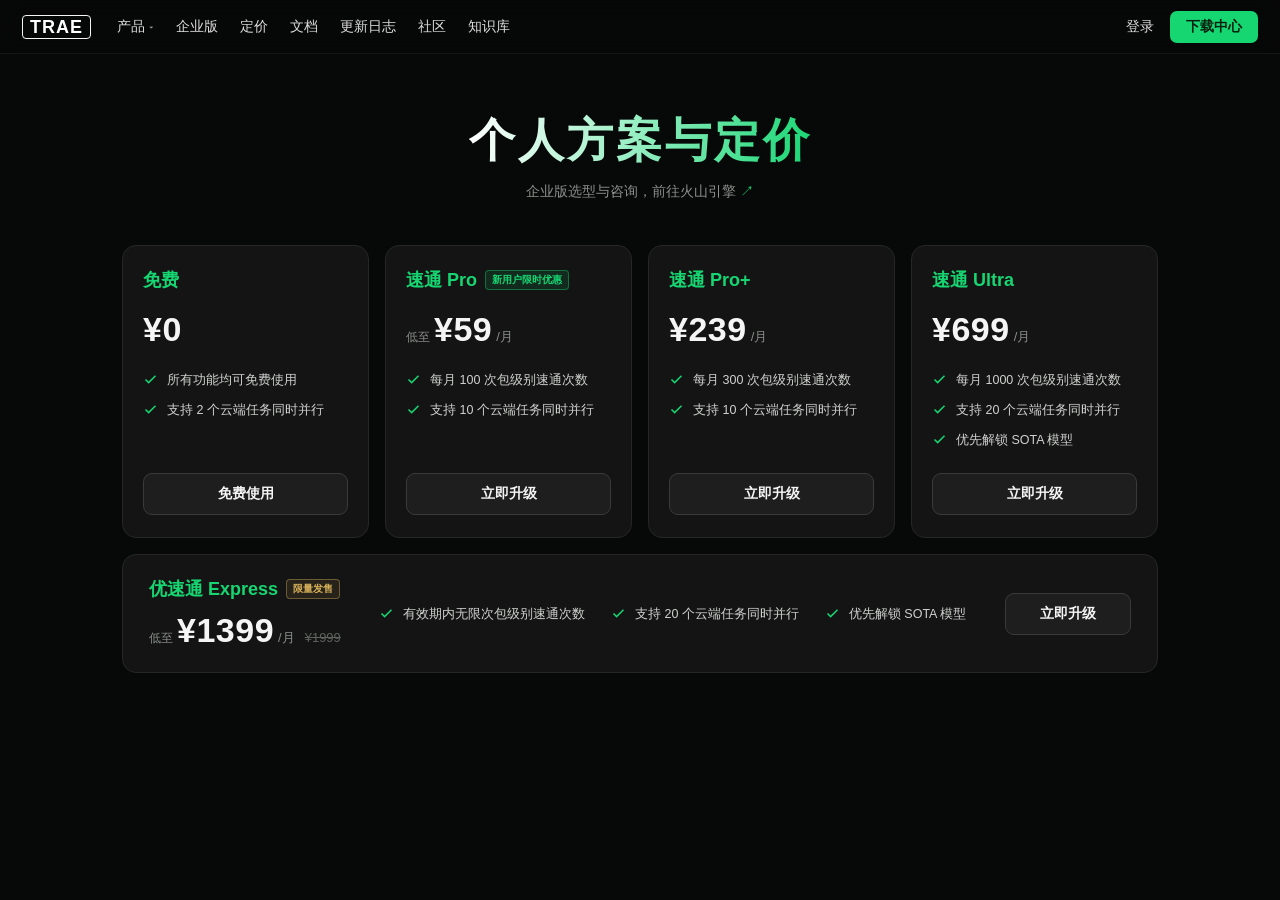
<file: 定价.html>
<!DOCTYPE html>
<html lang="zh-CN">

<head>
  <meta charset="UTF-8">
  <meta name="viewport" content="width=device-width, initial-scale=1.0">
  <title>个人方案与定价 · TRAE</title>
  <style>
    :root {
      --bg: #070808;
      --panel: #141414;
      --panel-line: #2a2a2a;
      --text: #f5f5f5;
      --muted: #8a8f8b;
      --green: #16d672;
    }

    * {
      box-sizing: border-box;
      margin: 0;
      padding: 0;
    }

    body {
      background: var(--bg);
      color: var(--text);
      font-family: "PingFang SC", "Microsoft YaHei", "Helvetica Neue", Arial, sans-serif;
      -webkit-font-smoothing: antialiased;
      padding-top: 54px;
      min-height: 100vh;
    }

    .nav {
      position: fixed;
      top: 0;
      left: 0;
      right: 0;
      z-index: 100;
      display: flex;
      align-items: center;
      justify-content: space-between;
      height: 54px;
      padding: 0 22px;
      background: rgba(7, 8, 8, .72);
      backdrop-filter: blur(10px);
      -webkit-backdrop-filter: blur(10px);
      border-bottom: 1px solid rgba(255, 255, 255, .06);
    }

    .nav-left {
      display: flex;
      align-items: center;
      gap: 26px;
    }

    .logo {
      font-weight: 800;
      font-size: 18px;
      letter-spacing: 1px;
      border: 1.5px solid var(--text);
      padding: 2px 7px;
      border-radius: 4px;
      line-height: 1;
    }

    .menu {
      display: flex;
      align-items: center;
      gap: 22px;
    }

    .menu a,
    .menu-item {
      color: var(--text);
      font-size: 13.5px;
      text-decoration: none;
      cursor: pointer;
      opacity: .9;
      white-space: nowrap;
    }

    .menu a:hover,
    .menu-item:hover {
      opacity: 1;
    }

    .menu-item {
      position: relative;
      display: flex;
      align-items: center;
      gap: 4px;
    }

    .caret {
      font-size: 9px;
      opacity: .7;
      transition: transform .2s;
    }

    .menu-item:hover .caret {
      transform: rotate(180deg);
    }

    .nav-right {
      display: flex;
      align-items: center;
      gap: 16px;
    }

    .login {
      color: var(--text);
      font-size: 13.5px;
      text-decoration: none;
      opacity: .9;
    }

    .btn-green {
      background: var(--green);
      color: #06210f;
      font-size: 13.5px;
      font-weight: 600;
      text-decoration: none;
      padding: 7px 16px;
      border-radius: 7px;
      display: inline-flex;
      align-items: center;
      gap: 6px;
      cursor: pointer;
      border: none;
      transition: filter .15s;
    }

    .btn-green:hover {
      filter: brightness(1.08);
    }

    .dropdown {
      position: absolute;
      top: 30px;
      left: -12px;
      width: 248px;
      background: var(--panel);
      border: 1px solid var(--panel-line);
      border-radius: 12px;
      padding: 8px;
      opacity: 0;
      visibility: hidden;
      transform: translateY(-6px);
      transition: .18s ease;
      box-shadow: 0 18px 40px rgba(0, 0, 0, .55);
    }

    .menu-item:hover .dropdown {
      opacity: 1;
      visibility: visible;
      transform: translateY(0);
    }

    .dd-item {
      display: flex;
      gap: 11px;
      padding: 9px 10px;
      border-radius: 8px;
      cursor: pointer;
    }

    .dd-item:hover {
      background: rgba(255, 255, 255, .05);
    }

    .dd-icon {
      flex: none;
      width: 30px;
      height: 30px;
      border-radius: 8px;
      background: #222;
      border: 1px solid #313131;
      display: flex;
      align-items: center;
      justify-content: center;
      color: #cfcfcf;
    }

    .dd-text {
      display: flex;
      flex-direction: column;
      gap: 3px;
    }

    .dd-title {
      display: flex;
      align-items: center;
      gap: 7px;
      font-size: 13.5px;
      font-weight: 600;
      color: var(--text);
    }

    .badge-new {
      font-size: 9px;
      font-weight: 700;
      color: var(--green);
      border: 1px solid rgba(22, 214, 114, .5);
      border-radius: 4px;
      padding: 1px 4px;
      letter-spacing: .5px;
    }

    .dd-sub {
      font-size: 11.5px;
      color: var(--muted);
    }

    .head {
      text-align: center;
      padding: 60px 20px 14px;
    }

    .head h1 {
      font-size: 46px;
      font-weight: 800;
      letter-spacing: 3px;
      line-height: 1.15;
      background: linear-gradient(100deg, #ffffff 0%, #9ff0c8 45%, #16d672 100%);
      -webkit-background-clip: text;
      background-clip: text;
      -webkit-text-fill-color: transparent;
      color: transparent;
      display: inline-block;
    }

    .head .sub {
      margin-top: 16px;
      font-size: 14px;
      color: var(--muted);
    }

    .head .sub a {
      color: var(--muted);
      text-decoration: none;
    }

    .head .sub a:hover {
      color: var(--text);
    }

    .head .sub .arrow {
      color: var(--green);
    }

    .plans-wrap {
      max-width: 1080px;
      margin: 0 auto;
      padding: 30px 22px 80px;
    }

    .plans {
      display: flex;
      gap: 16px;
      flex-wrap: wrap;
    }

    .plan {
      flex: 1 1 0;
      min-width: 220px;
      display: flex;
      flex-direction: column;
      background: var(--panel);
      border: 1px solid #262626;
      border-radius: 14px;
      padding: 22px 20px;
      cursor: pointer;
      transition: border-color .18s, background .18s, box-shadow .18s;
    }

    .plan:hover,
    .plan-wide:hover {
      border: 1.5px solid var(--green);
      background: #0f1a14;
      box-shadow: 0 0 0 1px rgba(22, 214, 114, .15), 0 16px 40px rgba(22, 214, 114, .08);
    }

    .plan-head {
      display: flex;
      align-items: center;
      gap: 8px;
      margin-bottom: 18px;
      min-height: 24px;
    }

    .plan-name {
      font-size: 18px;
      font-weight: 700;
    }

    .plan-name.accent {
      color: var(--green);
    }

    .tag {
      font-size: 10px;
      font-weight: 700;
      color: var(--green);
      background: rgba(22, 214, 114, .12);
      border: 1px solid rgba(22, 214, 114, .4);
      border-radius: 4px;
      padding: 2px 6px;
    }

    .tag.gray {
      color: #d8b15a;
      background: rgba(216, 177, 90, .1);
      border-color: rgba(216, 177, 90, .4);
    }

    .price {
      display: flex;
      align-items: baseline;
      gap: 4px;
      margin-bottom: 22px;
      flex-wrap: wrap;
    }

    .price .pre {
      font-size: 12px;
      color: var(--muted);
    }

    .price .num {
      font-size: 34px;
      font-weight: 800;
      letter-spacing: .5px;
    }

    .price .per {
      font-size: 13px;
      color: var(--muted);
    }

    .price .old {
      font-size: 13px;
      color: #5f635f;
      text-decoration: line-through;
      margin-left: 6px;
    }

    .feats {
      display: flex;
      flex-direction: column;
      gap: 12px;
      flex: 1;
      margin-bottom: 24px;
    }

    .feat {
      display: flex;
      align-items: flex-start;
      gap: 9px;
      font-size: 12.5px;
      color: #cfd2cf;
      line-height: 1.45;
    }

    .feat svg {
      flex: none;
      margin-top: 1px;
      color: var(--green);
    }

    .plan-btn {
      width: 100%;
      text-align: center;
      padding: 11px 0;
      border-radius: 9px;
      font-size: 14px;
      font-weight: 600;
      cursor: pointer;
      border: 1px solid #3a3a3a;
      background: #1e1e1e;
      color: var(--text);
      text-decoration: none;
      display: block;
      transition: .15s;
    }

    .plan-btn:hover {
      background: #262626;
    }

    .plan-btn.primary,
    .plan:hover .plan-btn,
    .plan-wide:hover .plan-btn {
      background: var(--green);
      color: #06210f;
      border: none;
    }

    .plan-btn.primary:hover,
    .plan:hover .plan-btn:hover,
    .plan-wide:hover .plan-btn:hover {
      filter: brightness(1.08);
      background: var(--green);
    }

    .plan-wide {
      flex: 1 1 100%;
      display: flex;
      align-items: center;
      gap: 30px;
      flex-wrap: wrap;
      background: var(--panel);
      border: 1px solid #262626;
      border-radius: 14px;
      padding: 22px 26px;
      margin-top: 16px;
      cursor: pointer;
      transition: border-color .18s, background .18s, box-shadow .18s;
    }

    .plan-wide .left {
      display: flex;
      flex-direction: column;
      gap: 10px;
      min-width: 200px;
    }

    .plan-wide .feats {
      flex-direction: row;
      flex-wrap: wrap;
      gap: 10px 26px;
      margin: 0;
      flex: 1;
    }

    .plan-wide .plan-btn {
      width: auto;
      padding: 11px 34px;
    }

    .plan-wide .price {
      margin: 0;
    }

    @media (max-width:880px) {
      .menu {
        display: none;
      }

      .plan {
        flex: 1 1 calc(50% - 8px);
      }

      .head h1 {
        font-size: 32px;
        letter-spacing: 1px;
      }

      .plan-wide {
        flex-direction: column;
        align-items: flex-start;
      }
    }

    @media (max-width:520px) {
      .plan {
        flex: 1 1 100%;
      }
    }
  </style>
</head>

<body>
  <header class="nav">
    <div class="nav-left">
      <div class="logo"><a href="./主页面.html" style="color: white; text-decoration: none;">TRAE</a></div>
      <nav class="menu">
        <div class="menu-item">产品 <span class="caret">▾</span>
          <div class="dropdown">
            <div class="dd-item">
              <div class="dd-icon"><svg viewBox="0 0 24 24" width="16" height="16" fill="none" stroke="currentColor"
                  stroke-width="2">
                  <rect x="3" y="4" width="18" height="14" rx="2" />
                  <path d="M8 20h8" />
                </svg></div>
              <div class="dd-text">
                <div class="dd-title">TRAE Work <span class="badge-new">NEW</span></div>
                <div class="dd-sub">AI 工作助手</div>
              </div>
            </div>
            <div class="dd-item">
              <div class="dd-icon"><svg viewBox="0 0 24 24" width="16" height="16" fill="none" stroke="currentColor"
                  stroke-width="2">
                  <path d="M8 9l-4 3 4 3M16 9l4 3-4 3M13 6l-2 12" />
                </svg></div>
              <div class="dd-text">
                <div class="dd-title">TRAE IDE</div>
                <div class="dd-sub">AI 原生 IDE</div>
              </div>
            </div>
            <div class="dd-item">
              <div class="dd-icon"><svg viewBox="0 0 24 24" width="16" height="16" fill="none" stroke="currentColor"
                  stroke-width="2">
                  <path d="M11 4H6a2 2 0 00-2 2v5m0 4v3a2 2 0 002 2h12a2 2 0 002-2v-7" />
                  <rect x="13" y="2" width="8" height="8" rx="1.5" />
                </svg></div>
              <div class="dd-text">
                <div class="dd-title">TRAE 插件</div>
                <div class="dd-sub">AI 编程助手</div>
              </div>
            </div>
          </div>
        </div>
        <a href="#">企业版</a>
        <a href="./定价.html">定价</a>
        <a href="#">文档</a>
        <a href="./更新日志.html">更新日志</a>
        <a href="#">社区</a>
        <a href="#">知识库</a>
      </nav>
    </div>
    <div class="nav-right">
      <a href="#" class="login">登录</a>
      <a href="#" class="btn-green">下载中心</a>
    </div>
  </header>
  <section class="head">
    <h1>个人方案与定价</h1>
    <div class="sub">企业版选型与咨询，前往火山引擎 <span class="arrow">↗</span></div>
  </section>
  <div class="plans-wrap">
    <div class="plans">
      <div class="plan">
        <div class="plan-head"><span class="plan-name accent">免费</span></div>
        <div class="price"><span class="num">¥0</span></div>
        <div class="feats">
          <div class="feat"><svg width="15" height="15" viewBox="0 0 24 24" fill="none" stroke="currentColor"
              stroke-width="2.4">
              <path d="M20 6L9 17l-5-5" />
            </svg>所有功能均可免费使用</div>
          <div class="feat"><svg width="15" height="15" viewBox="0 0 24 24" fill="none" stroke="currentColor"
              stroke-width="2.4">
              <path d="M20 6L9 17l-5-5" />
            </svg>支持 2 个云端任务同时并行</div>
        </div>
        <a href="#" class="plan-btn">免费使用</a>
      </div>
      <div class="plan">
        <div class="plan-head"><span class="plan-name accent">速通 Pro</span><span class="tag">新用户限时优惠</span></div>
        <div class="price"><span class="pre">低至</span><span class="num">¥59</span><span class="per">/月</span></div>
        <div class="feats">
          <div class="feat"><svg width="15" height="15" viewBox="0 0 24 24" fill="none" stroke="currentColor"
              stroke-width="2.4">
              <path d="M20 6L9 17l-5-5" />
            </svg>每月 100 次包级别速通次数</div>
          <div class="feat"><svg width="15" height="15" viewBox="0 0 24 24" fill="none" stroke="currentColor"
              stroke-width="2.4">
              <path d="M20 6L9 17l-5-5" />
            </svg>支持 10 个云端任务同时并行</div>
        </div>
        <a href="#" class="plan-btn">立即升级</a>
      </div>
      <div class="plan">
        <div class="plan-head"><span class="plan-name accent">速通 Pro+</span></div>
        <div class="price"><span class="num">¥239</span><span class="per">/月</span></div>
        <div class="feats">
          <div class="feat"><svg width="15" height="15" viewBox="0 0 24 24" fill="none" stroke="currentColor"
              stroke-width="2.4">
              <path d="M20 6L9 17l-5-5" />
            </svg>每月 300 次包级别速通次数</div>
          <div class="feat"><svg width="15" height="15" viewBox="0 0 24 24" fill="none" stroke="currentColor"
              stroke-width="2.4">
              <path d="M20 6L9 17l-5-5" />
            </svg>支持 10 个云端任务同时并行</div>
        </div>
        <a href="#" class="plan-btn">立即升级</a>
      </div>
      <div class="plan">
        <div class="plan-head"><span class="plan-name accent">速通 Ultra</span></div>
        <div class="price"><span class="num">¥699</span><span class="per">/月</span></div>
        <div class="feats">
          <div class="feat"><svg width="15" height="15" viewBox="0 0 24 24" fill="none" stroke="currentColor"
              stroke-width="2.4">
              <path d="M20 6L9 17l-5-5" />
            </svg>每月 1000 次包级别速通次数</div>
          <div class="feat"><svg width="15" height="15" viewBox="0 0 24 24" fill="none" stroke="currentColor"
              stroke-width="2.4">
              <path d="M20 6L9 17l-5-5" />
            </svg>支持 20 个云端任务同时并行</div>
          <div class="feat"><svg width="15" height="15" viewBox="0 0 24 24" fill="none" stroke="currentColor"
              stroke-width="2.4">
              <path d="M20 6L9 17l-5-5" />
            </svg>优先解锁 SOTA 模型</div>
        </div>
        <a href="#" class="plan-btn">立即升级</a>
      </div>

    </div>
    <div class="plan-wide">
      <div class="left">
        <div class="plan-head" style="margin:0;"><span class="plan-name accent">优速通 Express</span><span
            class="tag gray">限量发售</span></div>
        <div class="price"><span class="pre">低至</span><span class="num">¥1399</span><span class="per">/月</span><span
            class="old">¥1999</span></div>
      </div>
      <div class="feats">
        <div class="feat"><svg width="15" height="15" viewBox="0 0 24 24" fill="none" stroke="currentColor"
            stroke-width="2.4">
            <path d="M20 6L9 17l-5-5" />
          </svg>有效期内无限次包级别速通次数</div>
        <div class="feat"><svg width="15" height="15" viewBox="0 0 24 24" fill="none" stroke="currentColor"
            stroke-width="2.4">
            <path d="M20 6L9 17l-5-5" />
          </svg>支持 20 个云端任务同时并行</div>
        <div class="feat"><svg width="15" height="15" viewBox="0 0 24 24" fill="none" stroke="currentColor"
            stroke-width="2.4">
            <path d="M20 6L9 17l-5-5" />
          </svg>优先解锁 SOTA 模型</div>
      </div>
      <a href="#" class="plan-btn">立即升级</a>
    </div>
  </div>

</body>

</html>
</file>
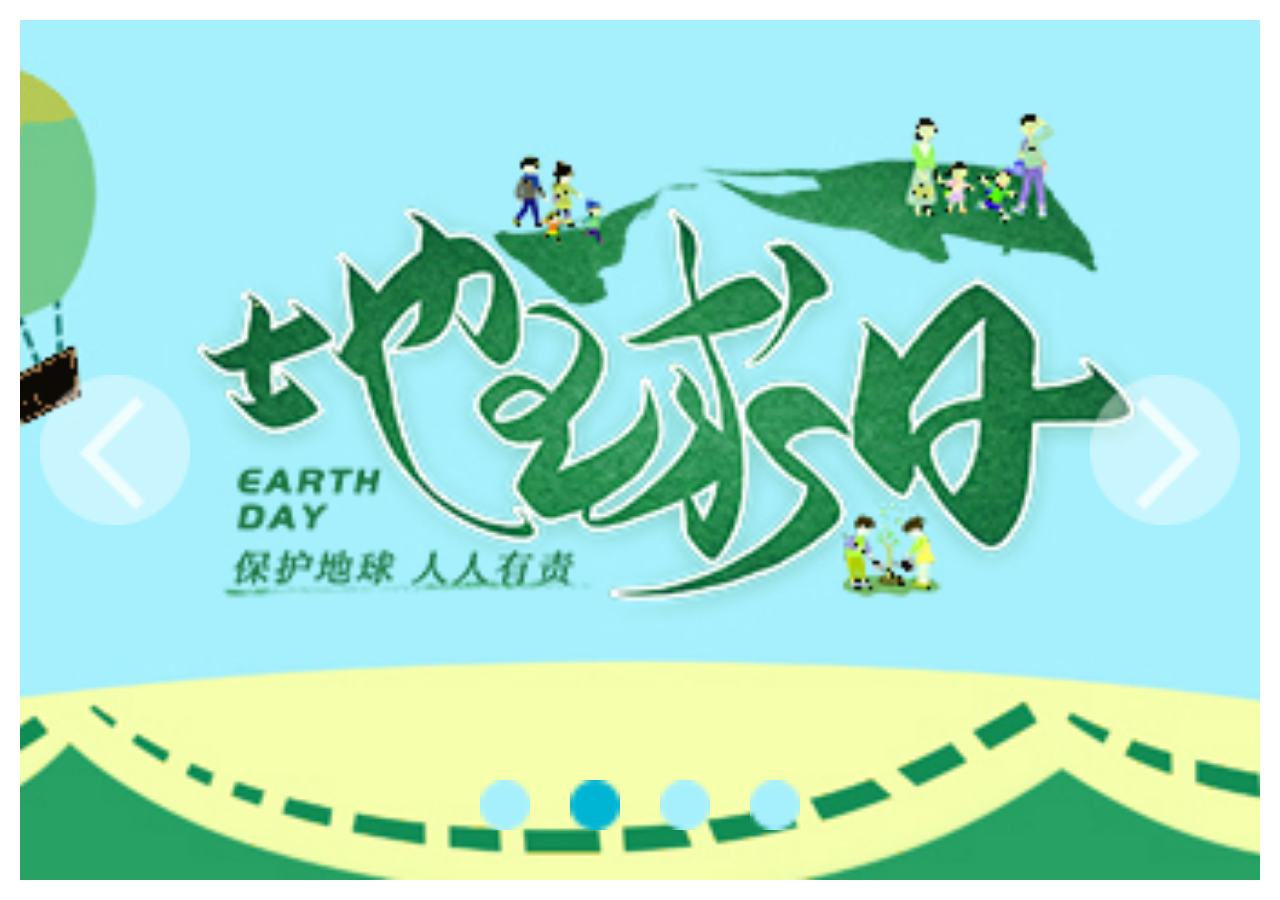
<file: 实验.html>
<!doctype html>
<html lang="en">
  <head>
    <meta charset="UTF-8" />
    <meta name="viewport" content="width=device-width, initial-scale=1.0" />
    <title>Document</title>
    <style>
      body {
        margin: 20px;
        padding: 0;
      }
      .background {
        background: url(./images/banner1.jpg) no-repeat center / cover;
        height: calc(100vh - 40px);
        position: relative;
      }
      .a1 {
        width: 150px;
        height: 150px;
        background: url(./images/arrow1.png) no-repeat;
        background-size: cover;
        position: absolute;
        top: 50%;
        transform: translateY(-50%);
        left: 20px;
      }
      .a2 {
        width: 150px;
        height: 150px;
        background: url(./images/arrow2.png) no-repeat;
        background-size: cover;
        position: absolute;
        top: 50%;
        transform: translateY(-50%);
        right: 20px;
      }
      .point {
        position: absolute;
        bottom: 50px;
        left: 50%;
        transform: translateX(-50%);
        display: flex;
      }
      .point div {
        width: 50px;
        height: 50px;
        margin: 0 20px;
        background-repeat: no-repeat;
        background-size: cover;
      }
    </style>
  </head>
  <body>
    <div class="background">
      <div class="a1"></div>
      <div class="a2"></div>
      <div class="point">
        <div
          class="a3"
          style="background-image: url(./images/point1.png)"
        ></div>
        <div
          class="a4"
          style="background-image: url(./images/point2.png)"
        ></div>
        <div
          class="a5"
          style="background-image: url(./images/point1.png)"
        ></div>
        <div
          class="a6"
          style="background-image: url(./images/point1.png)"
        ></div>
      </div>
    </div>
  </body>
</html>
</file>
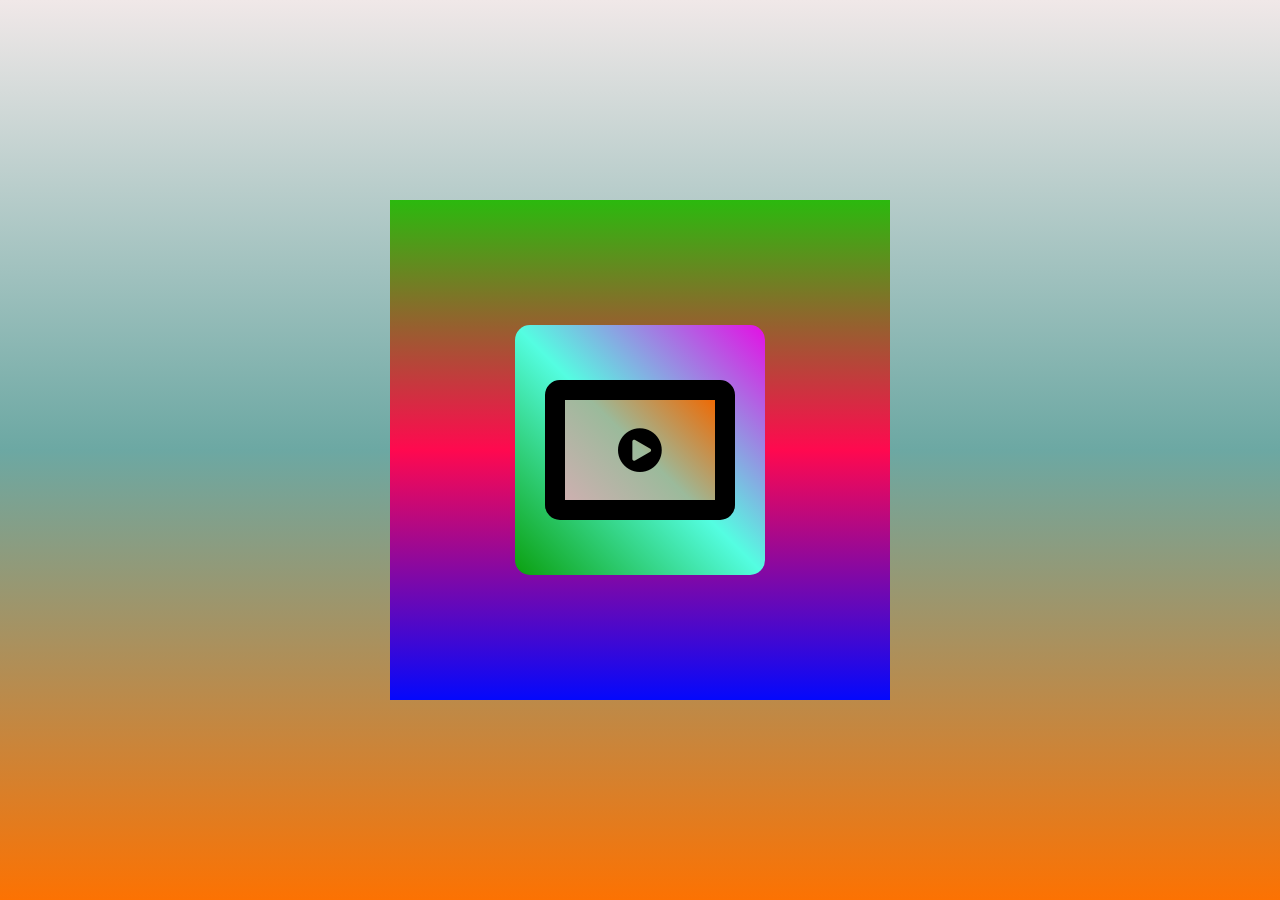
<file: 小盒子.html>
<!doctype html>
<html lang="en">
  <head>
    <meta charset="UTF-8" />
    <meta name="viewport" content="width=device-width, initial-scale=1.0" />
    <link rel="stylesheet" href="./font/iconfont.css" />
    <title>模型</title>
    <style>
      * {
        margin: 0;
        padding: 0;
      }
      body {
        margin: 0;
        height: 100vh;
        display: flex;
        justify-content: center;
        align-items: center;
        background: linear-gradient(
          rgb(240, 232, 232),
          rgb(108, 168, 163),
          rgb(252, 114, 2)
        );
      }
      div {
        display: flex;
        justify-content: center;
        align-items: center;
        border-radius: 15px;
      }
      #a1 {
        background: linear-gradient(
          rgb(43, 185, 14),
          rgb(255, 9, 79),
          rgb(4, 8, 252)
        );
        width: 500px;
        height: 500px;
        border-radius: 0%;
      }
      #a2 {
        background: linear-gradient(
          45deg,
          rgb(11, 159, 14),
          rgb(84, 253, 225),
          rgb(228, 15, 228)
        );
        width: 250px;
        height: 250px;
      }
      #a3 {
        background: linear-gradient(
          45deg,
          rgb(205, 176, 176),
          rgb(155, 186, 155),
          rgb(238, 106, 5)
        );
        width: 150px;
        height: 100px;
        border: 20px solid black;
      }
      #a4 > .iconfont {
        font-size: 50px;
      }
    </style>
  </head>
  <body>
    <div id="a1">
      <div id="a2">
        <div id="a3">
          <div id="a4">
            <span class="iconfont icon-bofang"></span>
          </div>
        </div>
      </div>
    </div>
  </body>
</html>
</file>
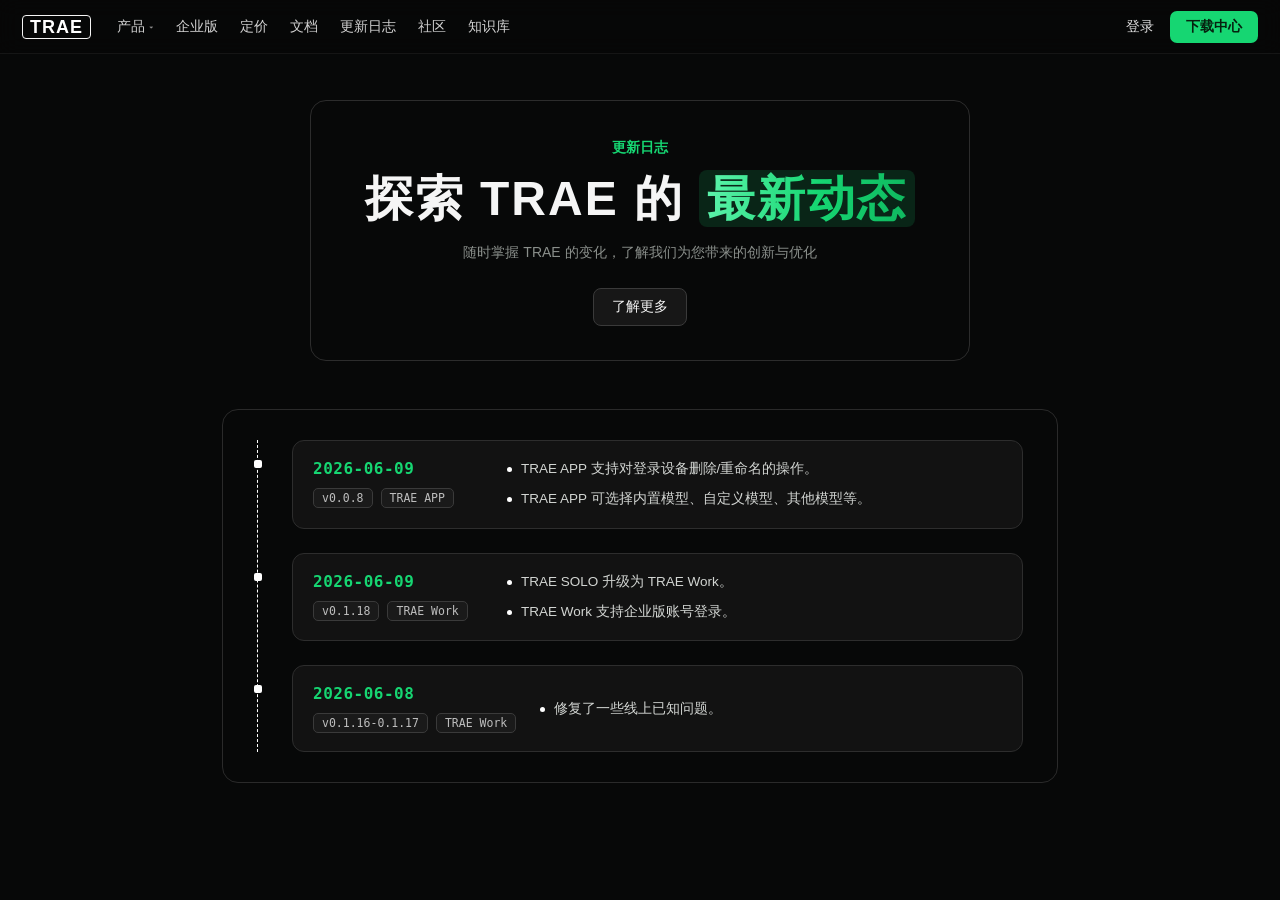
<file: 更新日志.html>
<!DOCTYPE html>
<html lang="zh-CN">

<head>
  <meta charset="UTF-8">
  <meta name="viewport" content="width=device-width, initial-scale=1.0">
  <title>更新日志 · TRAE</title>
  <style>
    :root {
      --bg: #070808;
      --panel: #141414;
      --panel-line: #2a2a2a;
      --text: #f5f5f5;
      --muted: #8a8f8b;
      --green: #16d672;
      --mono: "SF Mono", "JetBrains Mono", "Consolas", "Menlo", monospace;
    }

    * {
      box-sizing: border-box;
      margin: 0;
      padding: 0;
    }

    body {
      background: var(--bg);
      color: var(--text);
      font-family: "PingFang SC", "Microsoft YaHei", "Helvetica Neue", Arial, sans-serif;
      -webkit-font-smoothing: antialiased;
      padding-top: 54px;
      min-height: 100vh;
    }

    .nav {
      position: fixed;
      top: 0;
      left: 0;
      right: 0;
      z-index: 100;
      display: flex;
      align-items: center;
      justify-content: space-between;
      height: 54px;
      padding: 0 22px;
      background: rgba(7, 8, 8, .72);
      backdrop-filter: blur(10px);
      -webkit-backdrop-filter: blur(10px);
      border-bottom: 1px solid rgba(255, 255, 255, .06);
    }

    .nav-left {
      display: flex;
      align-items: center;
      gap: 26px;
    }

    .logo {
      font-weight: 800;
      font-size: 18px;
      letter-spacing: 1px;
      border: 1.5px solid var(--text);
      padding: 2px 7px;
      border-radius: 4px;
      line-height: 1;
    }

    .menu {
      display: flex;
      align-items: center;
      gap: 22px;
    }

    .menu a,
    .menu-item {
      color: var(--text);
      font-size: 13.5px;
      text-decoration: none;
      cursor: pointer;
      opacity: .85;
      white-space: nowrap;
    }

    .menu a:hover,
    .menu-item:hover {
      opacity: 1;
    }

    .menu a.active {
      opacity: 1;
      font-weight: 700;
    }

    .menu-item {
      position: relative;
      display: flex;
      align-items: center;
      gap: 4px;
    }

    .caret {
      font-size: 9px;
      opacity: .7;
      transition: transform .2s;
    }

    .menu-item:hover .caret {
      transform: rotate(180deg);
    }

    .nav-right {
      display: flex;
      align-items: center;
      gap: 16px;
    }

    .login {
      color: var(--text);
      font-size: 13.5px;
      text-decoration: none;
      opacity: .9;
    }

    .btn-green {
      background: var(--green);
      color: #06210f;
      font-size: 13.5px;
      font-weight: 600;
      text-decoration: none;
      padding: 7px 16px;
      border-radius: 7px;
      display: inline-flex;
      align-items: center;
      gap: 6px;
      cursor: pointer;
      border: none;
      transition: filter .15s;
    }

    .btn-green:hover {
      filter: brightness(1.08);
    }

    .dropdown {
      position: absolute;
      top: 30px;
      left: -12px;
      width: 248px;
      background: var(--panel);
      border: 1px solid var(--panel-line);
      border-radius: 12px;
      padding: 8px;
      opacity: 0;
      visibility: hidden;
      transform: translateY(-6px);
      transition: .18s ease;
      box-shadow: 0 18px 40px rgba(0, 0, 0, .55);
    }

    .menu-item:hover .dropdown {
      opacity: 1;
      visibility: visible;
      transform: translateY(0);
    }

    .dd-item {
      display: flex;
      gap: 11px;
      padding: 9px 10px;
      border-radius: 8px;
      cursor: pointer;
    }

    .dd-item:hover {
      background: rgba(255, 255, 255, .05);
    }

    .dd-icon {
      flex: none;
      width: 30px;
      height: 30px;
      border-radius: 8px;
      background: #222;
      border: 1px solid #313131;
      display: flex;
      align-items: center;
      justify-content: center;
      color: #cfcfcf;
    }

    .dd-text {
      display: flex;
      flex-direction: column;
      gap: 3px;
    }

    .dd-title {
      display: flex;
      align-items: center;
      gap: 7px;
      font-size: 13.5px;
      font-weight: 600;
      color: var(--text);
    }

    .badge-new {
      font-size: 9px;
      font-weight: 700;
      color: var(--green);
      border: 1px solid rgba(22, 214, 114, .5);
      border-radius: 4px;
      padding: 1px 4px;
      letter-spacing: .5px;
    }

    .dd-sub {
      font-size: 11.5px;
      color: var(--muted);
    }

    .hero {
      max-width: 660px;
      margin: 46px auto 0;
      text-align: center;
      border: 1px solid #2c2c2c;
      border-radius: 16px;
      padding: 38px 30px 34px;
    }

    .hero .eyebrow {
      color: var(--green);
      font-size: 14px;
      font-weight: 600;
      margin-bottom: 14px;
    }

    .hero h1 {
      font-size: 48px;
      font-weight: 800;
      letter-spacing: 2px;
      line-height: 1.15;
      margin-bottom: 18px;
    }

    .hero h1 .hl {
      background: rgba(22, 214, 114, .14);
      border-radius: 8px;
      padding: 2px 8px;
    }

    .hero h1 .grad {
      background: linear-gradient(95deg, #5cf3ab 0%, #16d672 55%, #0fb85f 100%);
      -webkit-background-clip: text;
      background-clip: text;
      -webkit-text-fill-color: transparent;
      color: transparent;
    }

    .hero .desc {
      font-size: 14px;
      color: var(--muted);
      margin-bottom: 26px;
    }

    .hero .more {
      display: inline-block;
      font-size: 13.5px;
      color: var(--text);
      text-decoration: none;
      border: 1px solid #3a3a3a;
      border-radius: 8px;
      padding: 9px 18px;
      background: #171717;
      transition: .15s;
    }

    .hero .more:hover {
      background: #222;
    }

    .log-wrap {
      max-width: 880px;
      margin: 48px auto 90px;
      padding: 0 22px;
    }

    .log-box {
      border: 1px solid #2a2a2a;
      border-radius: 16px;
      padding: 30px 34px;
    }

    .timeline {
      position: relative;
      border-left: 1px dashed #ffffff;
      padding-left: 34px;
      display: flex;
      flex-direction: column;
      gap: 24px;
    }

    .entry {
      position: relative;
    }

    .entry::before {
      content: "";
      position: absolute;
      left: -38px;
      top: 20px;
      width: 8px;
      height: 8px;
      border-radius: 2px;
      background: #fff;
    }

    .entry-card {
      display: flex;
      gap: 24px;
      flex-wrap: wrap;
      border: 1px solid #2d2d2d;
      border-radius: 12px;
      padding: 18px 20px;
      background: #121212;
    }

    .entry-meta {
      display: flex;
      flex-direction: column;
      gap: 10px;
      min-width: 170px;
    }

    .entry-date {
      font-family: var(--mono);
      font-size: 16px;
      font-weight: 700;
      color: var(--green);
      letter-spacing: .5px;
    }

    .tags {
      display: flex;
      gap: 8px;
      flex-wrap: wrap;
    }

    .tag {
      font-family: var(--mono);
      font-size: 11.5px;
      color: #bdbdbd;
      border: 1px solid #3a3a3a;
      border-radius: 5px;
      padding: 2px 8px;
      background: #1a1a1a;
    }

    .entry-list {
      flex: 1;
      min-width: 240px;
      display: flex;
      flex-direction: column;
      gap: 10px;
      justify-content: center;
    }

    .entry-list .li {
      display: flex;
      align-items: flex-start;
      gap: 9px;
      font-size: 13.5px;
      color: #d2d5d2;
      line-height: 1.5;
    }

    .entry-list .dot {
      flex: none;
      width: 5px;
      height: 5px;
      border-radius: 50%;
      background: #fff;
      margin-top: 8px;
    }

    @media (max-width:760px) {
      .menu {
        display: none;
      }

      .hero h1 {
        font-size: 32px;
      }

      .entry-card {
        flex-direction: column;
        gap: 14px;
      }
    }
  </style>
</head>

<body>
  <header class="nav">
    <div class="nav-left">
      <div class="logo"><a href="./主页面.html" style="color: white; text-decoration: none;">TRAE</a></div>
      <nav class="menu">
        <div class="menu-item">产品 <span class="caret">▾</span>
          <div class="dropdown">
            <div class="dd-item">
              <div class="dd-icon"><svg viewBox="0 0 24 24" width="16" height="16" fill="none" stroke="currentColor"
                  stroke-width="2">
                  <rect x="3" y="4" width="18" height="14" rx="2" />
                  <path d="M8 20h8" />
                </svg></div>
              <div class="dd-text">
                <div class="dd-title">TRAE Work <span class="badge-new">NEW</span></div>
                <div class="dd-sub">AI 工作助手</div>
              </div>
            </div>
            <div class="dd-item">
              <div class="dd-icon"><svg viewBox="0 0 24 24" width="16" height="16" fill="none" stroke="currentColor"
                  stroke-width="2">
                  <path d="M8 9l-4 3 4 3M16 9l4 3-4 3M13 6l-2 12" />
                </svg></div>
              <div class="dd-text">
                <div class="dd-title">TRAE IDE</div>
                <div class="dd-sub">AI 原生 IDE</div>
              </div>
            </div>
            <div class="dd-item">
              <div class="dd-icon"><svg viewBox="0 0 24 24" width="16" height="16" fill="none" stroke="currentColor"
                  stroke-width="2">
                  <path d="M11 4H6a2 2 0 00-2 2v5m0 4v3a2 2 0 002 2h12a2 2 0 002-2v-7" />
                  <rect x="13" y="2" width="8" height="8" rx="1.5" />
                </svg></div>
              <div class="dd-text">
                <div class="dd-title">TRAE 插件</div>
                <div class="dd-sub">AI 编程助手</div>
              </div>
            </div>
          </div>
        </div>
        <a href="#">企业版</a>
        <a href="./定价.html">定价</a>
        <a href="#">文档</a>
        <a href="./更新日志.html">更新日志</a>
        <a href="#">社区</a>
        <a href="#">知识库</a>
      </nav>
    </div>
    <div class="nav-right">
      <a href="#" class="login">登录</a>
      <a href="#" class="btn-green">下载中心</a>
    </div>
  </header>
  <section class="hero">
    <div class="eyebrow">更新日志</div>
    <h1>探索 TRAE 的 <span class="hl"><span class="grad">最新动态</span></span></h1>
    <div class="desc">随时掌握 TRAE 的变化，了解我们为您带来的创新与优化</div>
    <a href="#" class="more">了解更多</a>
  </section>
  <div class="log-wrap">
    <div class="log-box">
      <div class="timeline">
        <div class="entry">
          <div class="entry-card">
            <div class="entry-meta">
              <div class="entry-date">2026-06-09</div>
              <div class="tags"><span class="tag">v0.0.8</span><span class="tag">TRAE APP</span></div>
            </div>
            <div class="entry-list">
              <div class="li"><span class="dot"></span>TRAE APP 支持对登录设备删除/重命名的操作。</div>
              <div class="li"><span class="dot"></span>TRAE APP 可选择内置模型、自定义模型、其他模型等。</div>
            </div>
          </div>
        </div>
        <div class="entry">
          <div class="entry-card">
            <div class="entry-meta">
              <div class="entry-date">2026-06-09</div>
              <div class="tags"><span class="tag">v0.1.18</span><span class="tag">TRAE Work</span></div>
            </div>
            <div class="entry-list">
              <div class="li"><span class="dot"></span>TRAE SOLO 升级为 TRAE Work。</div>
              <div class="li"><span class="dot"></span>TRAE Work 支持企业版账号登录。</div>
            </div>
          </div>
        </div>
        <div class="entry">
          <div class="entry-card">
            <div class="entry-meta">
              <div class="entry-date">2026-06-08</div>
              <div class="tags"><span class="tag">v0.1.16-0.1.17</span><span class="tag">TRAE Work</span></div>
            </div>
            <div class="entry-list">
              <div class="li"><span class="dot"></span>修复了一些线上已知问题。</div>
            </div>
          </div>
        </div>

      </div>
    </div>
  </div>

</body>

</html>
</file>
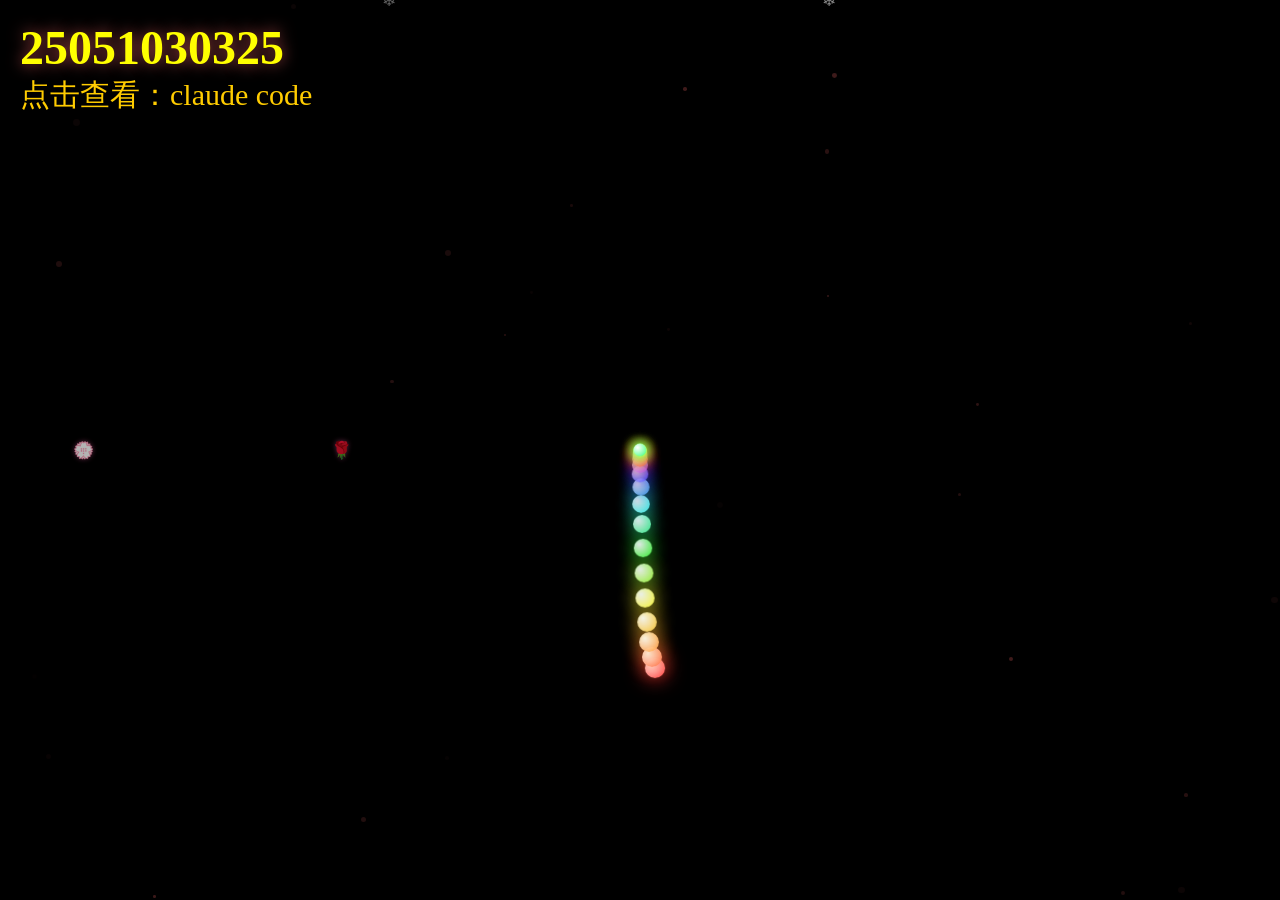
<file: 背景.html>
<!DOCTYPE html>
<html>

<head>
    <meta charset="UTF-8">
    <title>动态背景</title>
    <link rel="stylesheet" href="背景.css">
</head>

<body>
    <div class="particles"></div>
    <div class="content">
        <h1>25051030325</h1>
        <a href="./1.html">点击查看：claude code</a>
        <script src="背景.js"></script>
    </div>
    

</body>

</html>
</file>
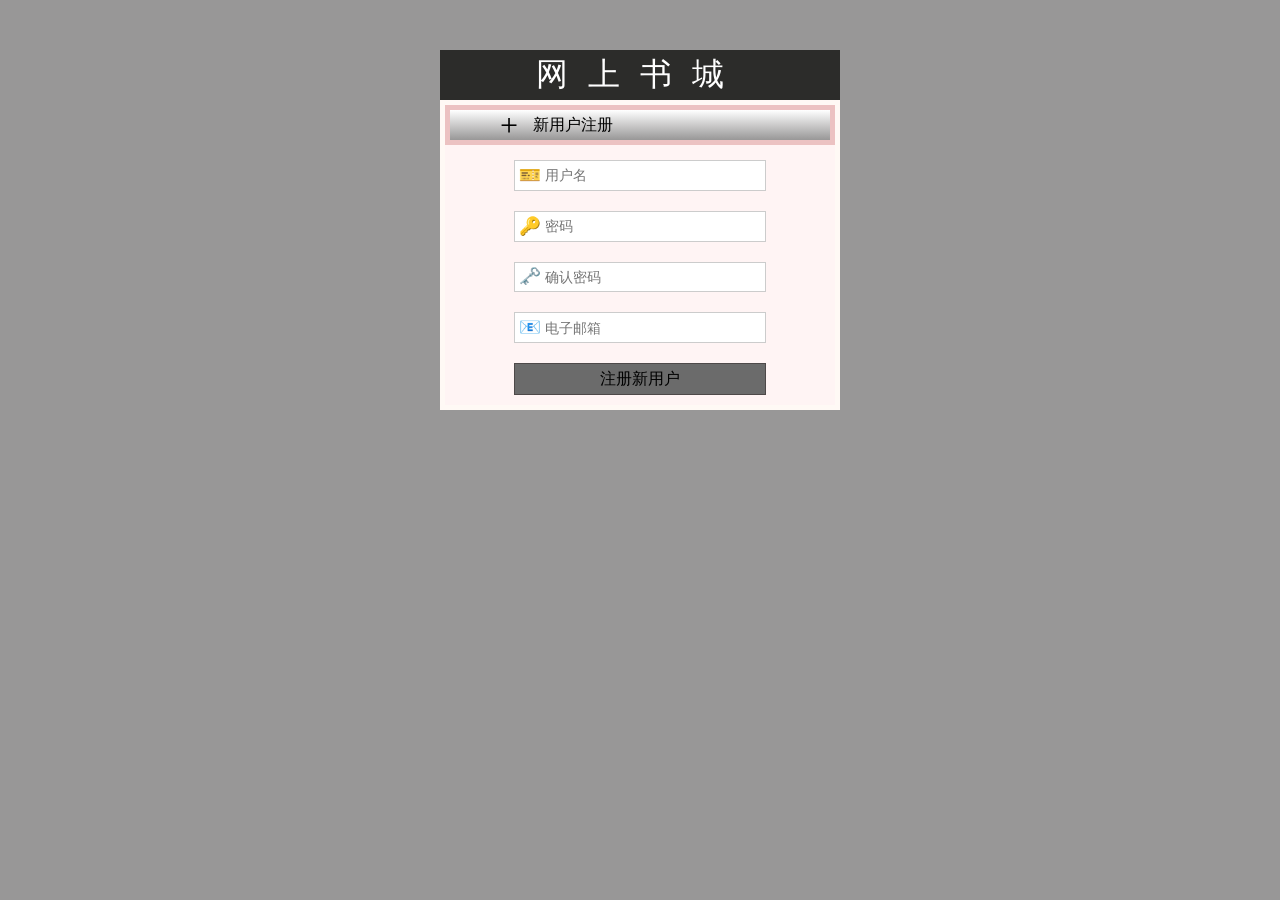
<file: 表单.html>
<!DOCTYPE html>
<html lang="en">

<head>
    <meta charset="UTF-8">
    <meta name="viewport" content="width=device-width, initial-scale=1.0">
    <title>表单</title>
    <style>
        * {
            margin: 0;
            padding: 0;
        }

        body {
            background-color: rgb(152, 151, 151);
            flex-direction: column;
            display: flex;
            align-items: center;
        }

        #head {
            width: 400px;
            height: 50px;
            background-color: rgb(44, 44, 42);
            position: relative;
            top: 50px;
            display: flex;
            justify-content: center;
            align-items: center;
        }

        #head span {
            font-size: 2em;
            color: #ffffff;
            font-family: 楷体;
            letter-spacing: 20px;
        }

        .content {
            position: relative;
            top: 50px;
            width: 390px;
            height: 300px;
            background-color: rgb(255, 244, 244);
            border: 5px solid rgb(255, 249, 245);
            display: flex;
            justify-content: center;
        }

        #a1 {
            width: 98%;
            height: 10%;
            background: linear-gradient(white, rgb(152, 151, 151));
            border: 5px solid rgb(236, 194, 194);
            display: flex;
            align-items: center;
        }

        #a1>span:nth-child(1) {
            font-size: 2em;
            position: relative;
            left: 50px;
        }

        #a1>span:nth-child(2) {
            font-size: 1em;
            position: relative;
            left: 65px;
        }

        #a2 {
            width: 100%;
            height: 85%;
            position: absolute;
            top: 15%;
            display: flex;
            flex-direction: column;
            align-items: center;


        }

        #a2 div {
            width: 250px;
            height: 30px;
            margin: 10px 0;
            display: flex;
            align-items: center;
            border: 1px solid #ccc;
            background-color: #fff;
        }

        #a2 .icon {
            width: 30px;
            text-align: center;
            font-size: 1.1em;
            color: #888;
        }

        #a2 input {
            flex: 1;
            border: none;
            outline: none;
            height: 100%;
            background: transparent;
            font-size: 0.9em;
        }

        #a2 button {
            width: 100%;
            height: 30px;
            border: none;
            background-color: rgb(107, 107, 107);
            color: #000000;
            font-size: 1em;
            cursor: pointer;
        }

        #a2 div:last-child {
            border: 1px rgb(78, 73, 73)solid;
        }
    </style>
</head>

<body>
    <div id="head">
        <span>网上书城</span>
    </div>
    <div class="content">
        <div id="a1"><span>+</span><span>新用户注册</span></div>
        <div id="a2">
            <div><span class="icon">🎫</span><input type="text" placeholder="用户名"></div>
            <div><span class="icon">🔑</span><input type="password" placeholder="密码"></div>
            <div><span class="icon">🗝️</span><input type="password" placeholder="确认密码"></div>
            <div><span class="icon">📧</span><input type="text" placeholder="电子邮箱"></div>
            <div><button>注册新用户</button></div>
        </div>
    </div>
</body>

</html>
</file>
<file: 背景.css>
/* 背景、粒子效果 */
body {
    background: #000;
    display: flex;
    justify-content: center;
    align-items: center;
    height: 100vh;
    margin: 0;
    overflow: hidden;
    font-family: "楷体", KaiTi, "华文楷体", STKaiti, serif;
}

.particles {
    position: fixed;
    top: 0;
    left: 0;
    width: 100%;
    height: 100%;
    z-index: -2;
    pointer-events: none;
}

.particle {
    position: absolute;
    background: rgba(255, 107, 107, 0.5);
    border-radius: 50%;
    pointer-events: none;
    animation: float 3s infinite ease-in-out;
}

@keyframes float {
    0%, 100% {
        transform: translateY(0) translateX(0);
    }
    50% {
        transform: translateY(-20px) translateX(10px);
    }
}

/* 雪花飘落 */
@keyframes fall {
    from {
        transform: translateY(-10px) rotate(0deg);
    }
    to {
        transform: translateY(100vh) rotate(360deg);
    }
}

/* 星空样式 */
.starry-sky {
    position: fixed;
    top: 0;
    left: 0;
    width: 100%;
    height: 100%;
    z-index: -3;
    pointer-events: none;
}

.star {
    position: absolute;
    background: #fff;
    border-radius: 50%;
    animation: twinkle var(--duration) ease-in-out infinite;
    opacity: 0;
    filter: blur(0.5px);
    box-shadow: 0 0 4px #fff;
}

@keyframes twinkle {
    0%, 100% {
        opacity: 0.1;
        transform: scale(0.3);
        filter: brightness(0.5);
    }
    50% {
        opacity: var(--brightness);
        transform: scale(1.2);
        filter: brightness(1.5);
    }
}

/* 流星效果 */
.shooting-star {
    position: fixed;
    width: 6px;
    height: 6px;
    background: linear-gradient(to right,
        rgba(255, 255, 255, 1) 0%,
        rgba(255, 255, 255, 0.9) 20%,
        rgba(255, 255, 255, 0.4) 60%,
        transparent 100%);
    transform-origin: left;
    opacity: 0;
    filter: blur(1.5px);
    box-shadow:
        0 0 30px #fff,
        0 0 50px #fff,
        0 0 70px #fff;
    z-index: 1000;
}

@keyframes shoot {
    0% {
        opacity: 0;
        transform: translate(0, 0) rotate(var(--angle));
    }
    5% {
        opacity: 1;
    }
    95% {
        opacity: 1;
    }
    100% {
        opacity: 0;
        transform: translate(var(--distance), var(--distance)) rotate(var(--angle));
    }
}

/* 烟花效果 */
.firework {
    position: fixed;
    pointer-events: none;
    z-index: 999;
}

.firework-particle {
    position: absolute;
    width: 8px;
    height: 8px;
    border-radius: 50%;
    animation: explode 1.5s ease-out forwards;
    box-shadow: 0 0 15px currentColor, 0 0 30px currentColor;
    filter: blur(0.5px);
}

@keyframes explode {
    0% {
        transform: translateY(0) scale(1);
        opacity: 1;
    }
    50% {
        opacity: 1;
        transform: translateY(calc(var(--ty) * 0.5)) translateX(calc(var(--tx) * 0.5)) scale(1.2);
    }
    100% {
        transform: translateY(var(--ty)) translateX(var(--tx)) scale(0);
        opacity: 0;
    }
}

/* 漂浮表情符号 */
.floating-emoji {
    position: fixed;
    font-size: 30px;
    pointer-events: none;
    z-index: 100;
    animation: floatEmoji 4s linear forwards;
    opacity: 0.8;
    filter: drop-shadow(0 0 10px rgba(255, 255, 255, 0.3));
}

@keyframes floatEmoji {
    0% {
        transform: translateY(100vh) rotate(0deg) scale(0.8);
        opacity: 0;
    }
    10% {
        opacity: 0.8;
    }
    90% {
        opacity: 0.8;
    }
    100% {
        transform: translateY(-50px) rotate(360deg) scale(0.4);
        opacity: 0;
    }
}

/* 鼠标轨迹 */
.mouse-trail {
    position: fixed;
    width: 10px;
    height: 10px;
    border-radius: 50%;
    pointer-events: none;
    z-index: 9999;
    mix-blend-mode: screen;
    background: radial-gradient(circle, #ff4d4d 0%, transparent 70%);
    animation: trail-fade 1s linear forwards;
}

@keyframes trail-fade {
    from {
        transform: scale(1);
        opacity: 1;
    }
    to {
        transform: scale(0);
        opacity: 0;
    }
}

/* 花瓣飘落 */
.petal {
    position: fixed;
    pointer-events: none;
    z-index: 1;
    animation: falling 10s linear infinite;
    color: #ff69b4;
    opacity: 0.7;
    text-shadow: 0 0 5px rgba(255, 105, 180, 0.5);
}

@keyframes falling {
    0% {
        transform: translate(var(--startX), -10%) rotate(0deg);
        opacity: 0;
    }
    10% {
        opacity: 0.7;
    }
    100% {
        transform: translate(var(--endX), 110%) rotate(720deg);
        opacity: 0;
    }
}

/* 蛇效果 */
.snake {
    position: fixed;
    pointer-events: none;
    z-index: 9999;
    left: 0;
    top: 0;
    width: 100vw;
    height: 100vh;
}

.snake-segment {
    position: absolute;
    width: 20px;
    height: 20px;
    border-radius: 50%;
    background: radial-gradient(circle at 30% 30%, #fff, var(--color));
    box-shadow: 0 0 20px var(--color);
    opacity: 0.9;
    will-change: transform;
    transform: translate(-50%, -50%);
}

/* 烟花尾迹 */
.firework-trail {
    position: fixed;
    pointer-events: none;
    z-index: -1;
}

.firework-trail-particle {
    position: absolute;
    width: 8px;
    height: 8px;
    border-radius: 50%;
    animation: riseUp 3s linear infinite;
    box-shadow: 0 0 15px currentColor, 0 0 30px currentColor;
    filter: blur(0.5px);
}

@keyframes riseUp {
    from {
        transform: translateY(0);
        opacity: 1;
    }
    to {
        transform: translateY(var(--height));
        opacity: 0;
    }
}

/* 螺旋烟花 */
.firework-spiral {
    position: fixed;
    pointer-events: none;
    z-index: 999;
}

.firework-spiral-particle {
    position: absolute;
    width: 8px;
    height: 8px;
    border-radius: 50%;
    animation: spiral 2s linear infinite;
    box-shadow: 0 0 15px currentColor, 0 0 30px currentColor;
    filter: blur(0.5px);
}

@keyframes spiral {
    0% {
        transform: translateY(0) rotate(0deg);
    }
    100% {
        transform: translateY(100vh) rotate(360deg);
    }
}

/* 文字内容区域 */
.content {
  position: absolute; /* 设置绝对定位 */
  top: 0;            /* 距离顶部 0 */
  left: 0;           /* 距离左侧 0 */
  padding: 20px;     /* 可选：加一点内边距，不至于太贴边 */
  z-index: 10;
  color: yellow;       /* 确保它在粒子背景的上方显示 */
}


.content h1 {
    font-size: 3em;
    text-shadow: 0 0 15px rgba(255, 107, 107, 0.7);
    margin: 0;
}
.content a {
    color: #ffcc00;      /* 修改颜色：这里用的是亮黄色，你也可以改成 "red", "white" 等 */
    font-size: 30px;/*:大字体越大 */
    text-decoration: none; /* 选填：去掉超链接默认自带的下划线，看起来更清爽 */
    font-weight:old;  /* 选填：让字体加粗 */
}

/* 💡 进阶小技巧：设置鼠标悬停时的效果 */
.content a:hover {
    color: #ffffff;      /* 鼠标放上去时，文字会变成白色 */
}
</file>
<file: font/iconfont.css>
@font-face {
  font-family: "iconfont"; /* Project id  */
  src: url('iconfont.ttf?t=1779109818175') format('truetype');
}

.iconfont {
  font-family: "iconfont" !important;
  font-size: 16px;
  font-style: normal;
  -webkit-font-smoothing: antialiased;
  -moz-osx-font-smoothing: grayscale;
}

.icon-bofang:before {
  content: "\e610";
}
</file>
